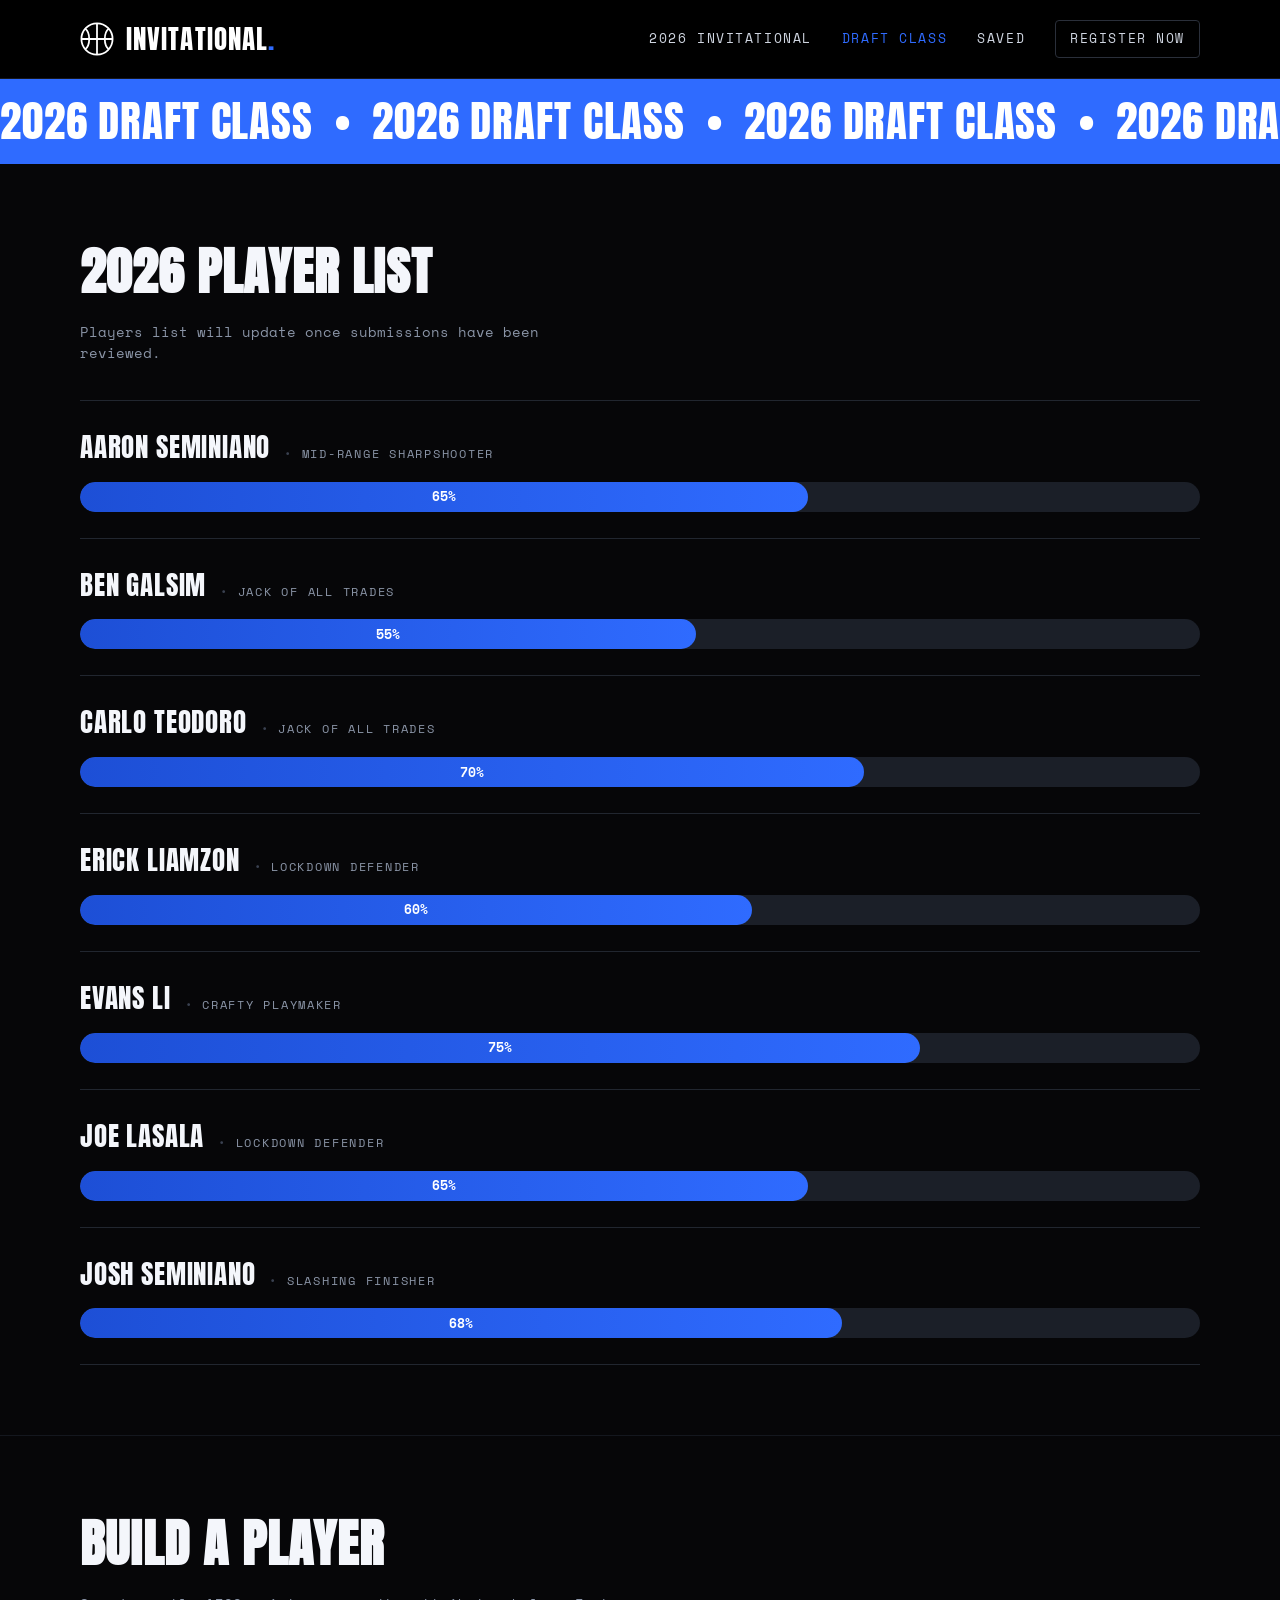
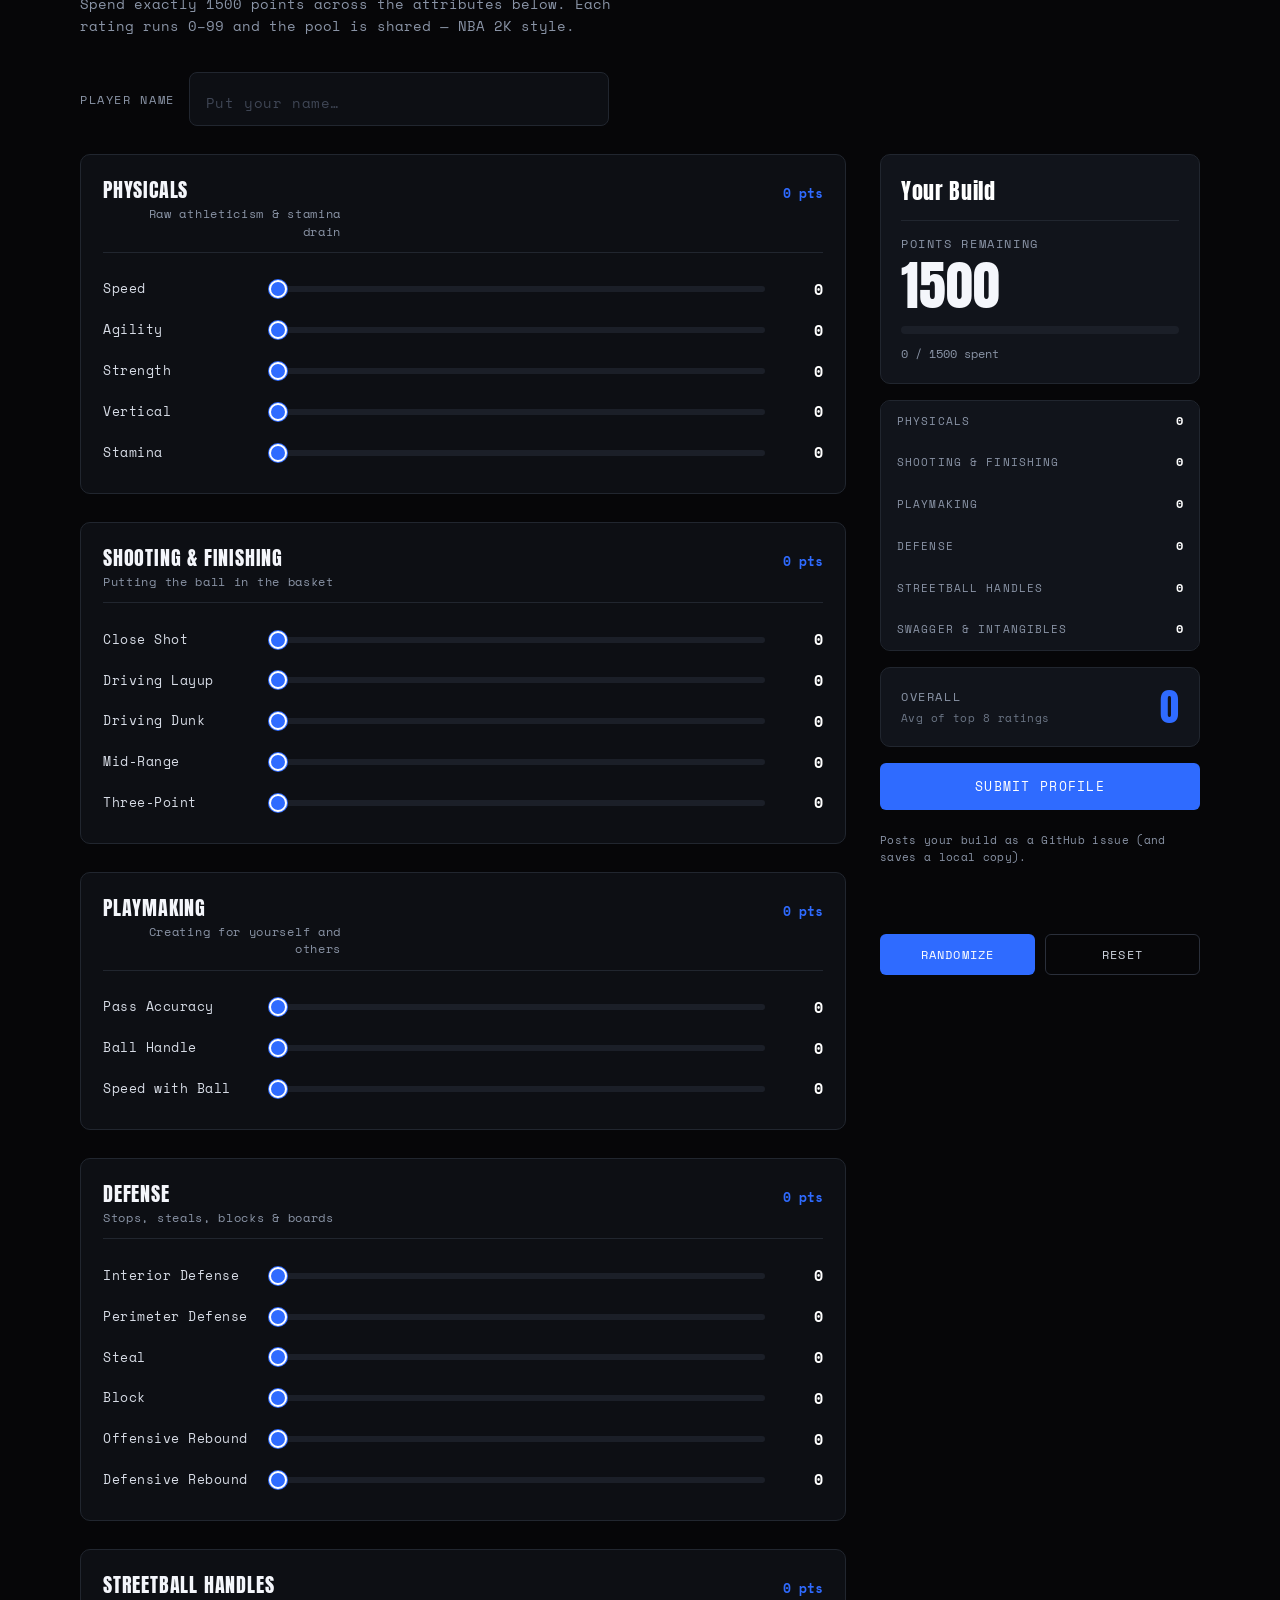
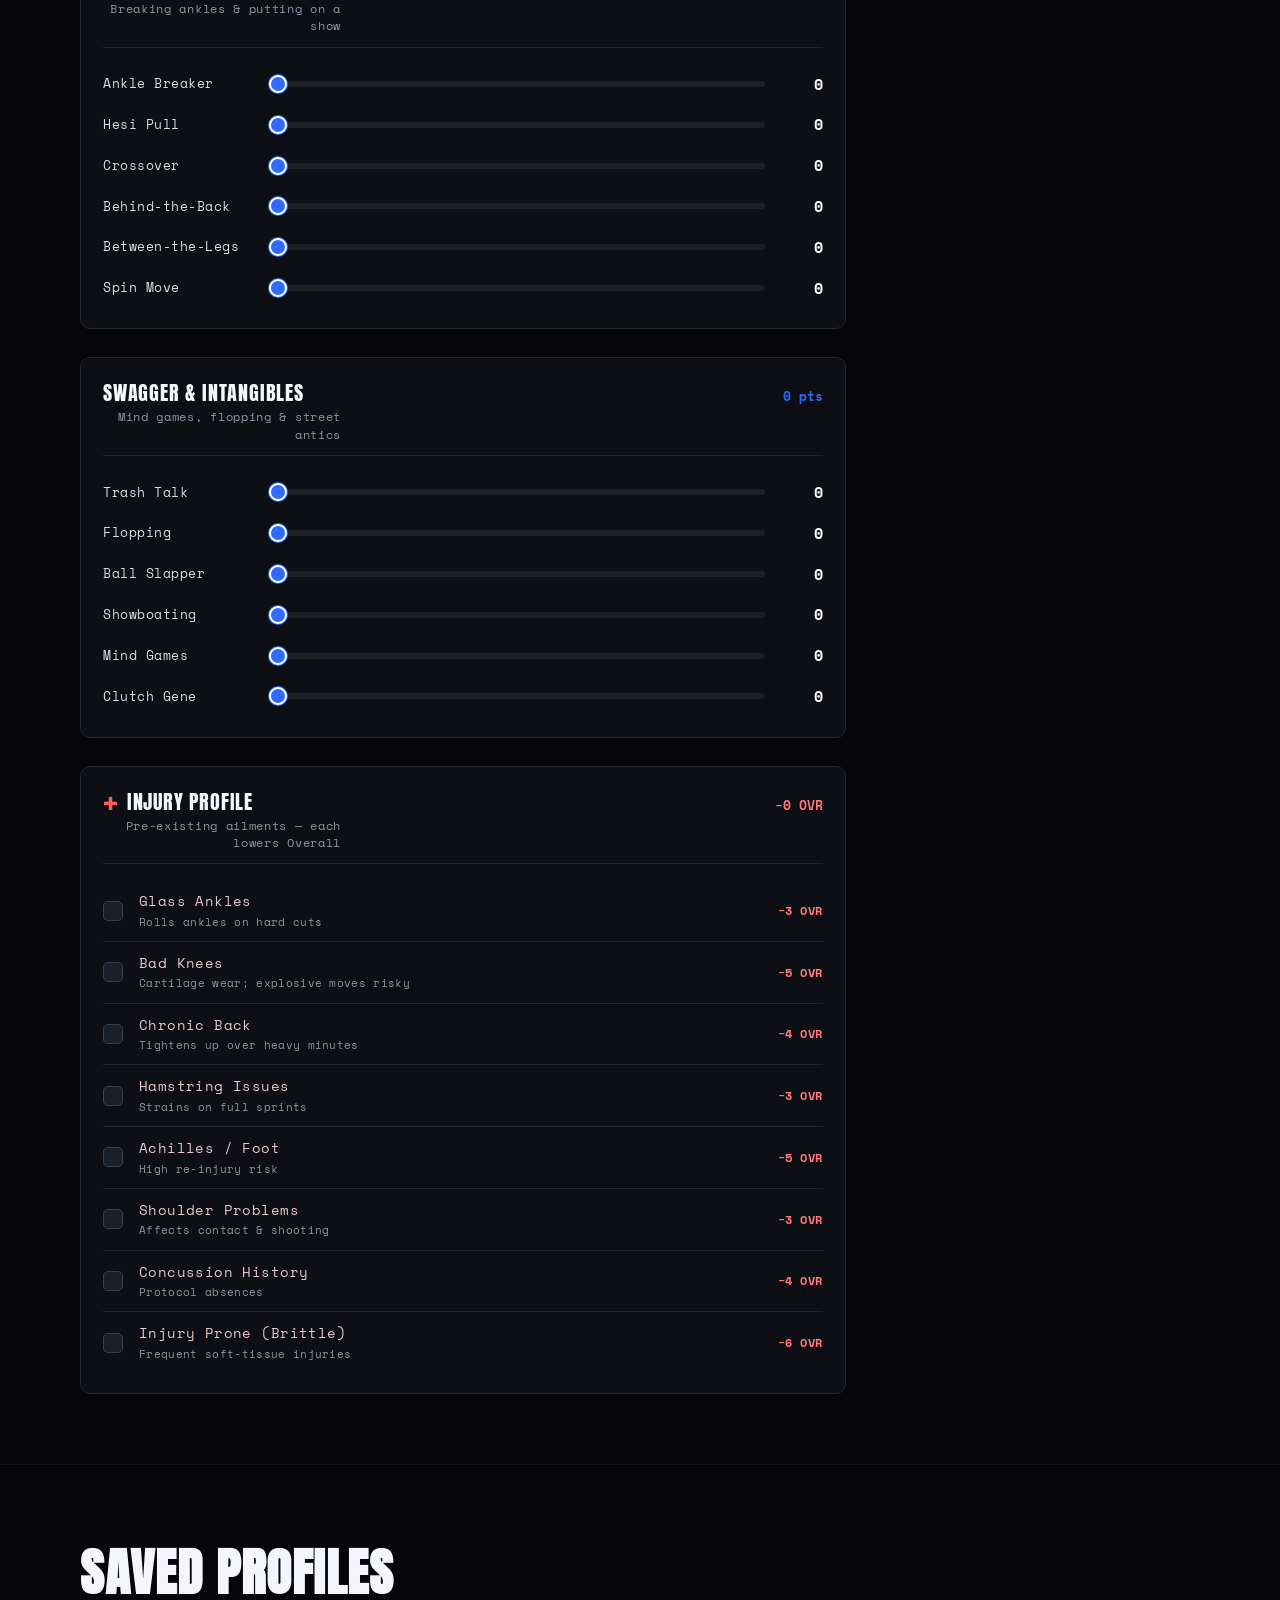
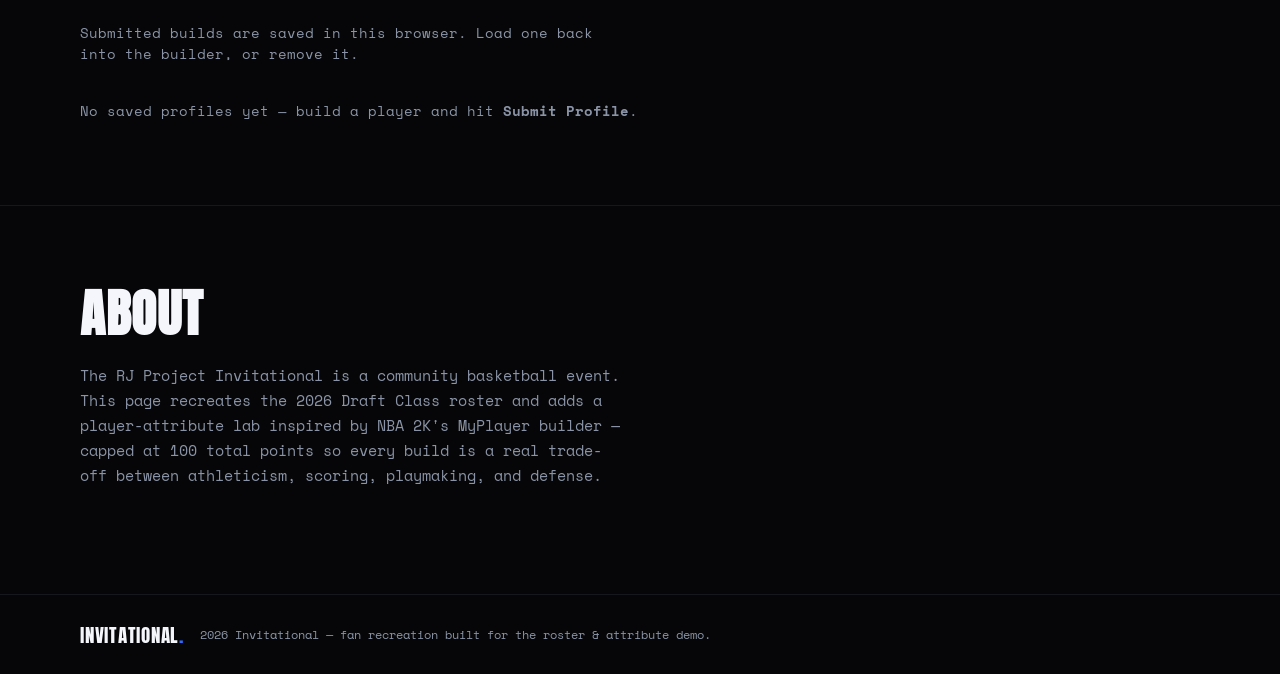
<file: index.html>
<!DOCTYPE html>
<html lang="en">
<head>
  <meta charset="UTF-8" />
  <meta http-equiv="refresh" content="0; url=roster.html" />
  <title>2026 Draft Class — The RJ Project Invitational</title>
  <link rel="canonical" href="roster.html" />
</head>
<body>
  <p>Redirecting to <a href="roster.html">the 2026 Draft Class roster</a>&hellip;</p>
</body>
</html>
</file>
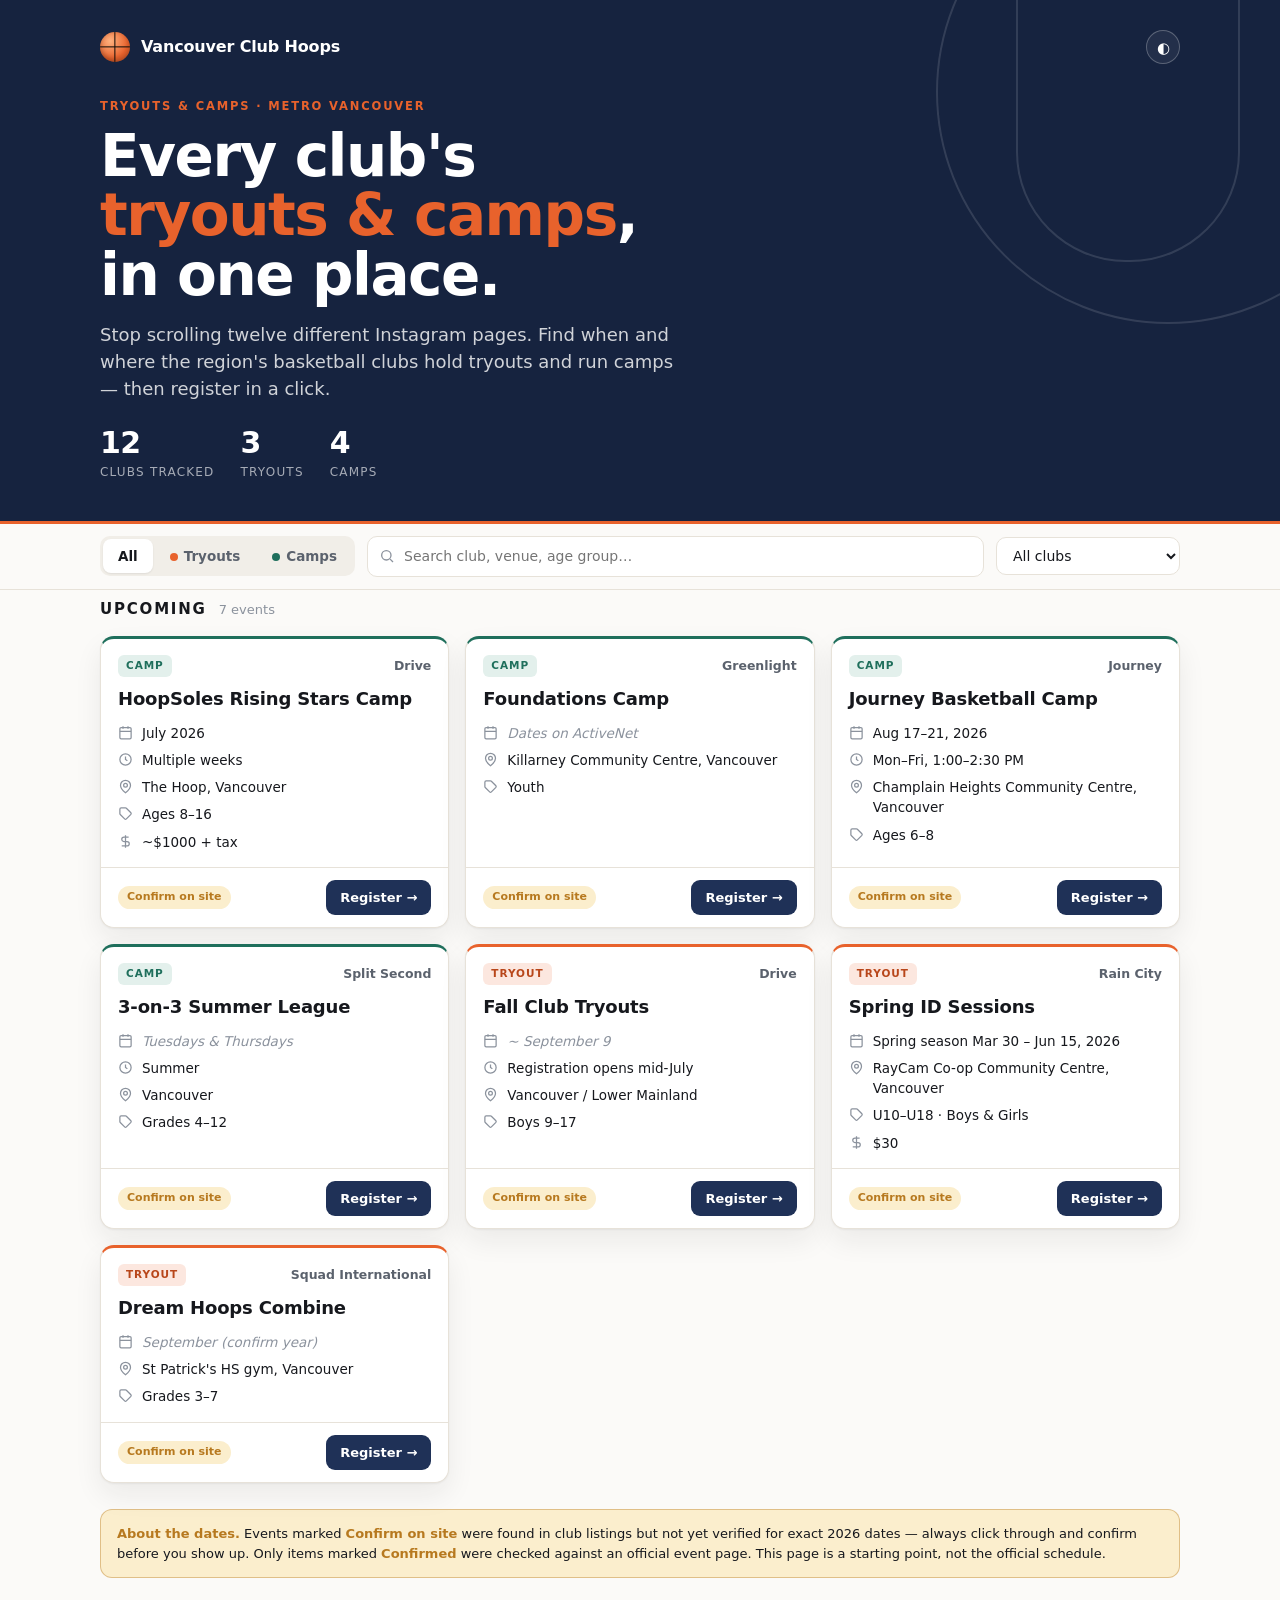
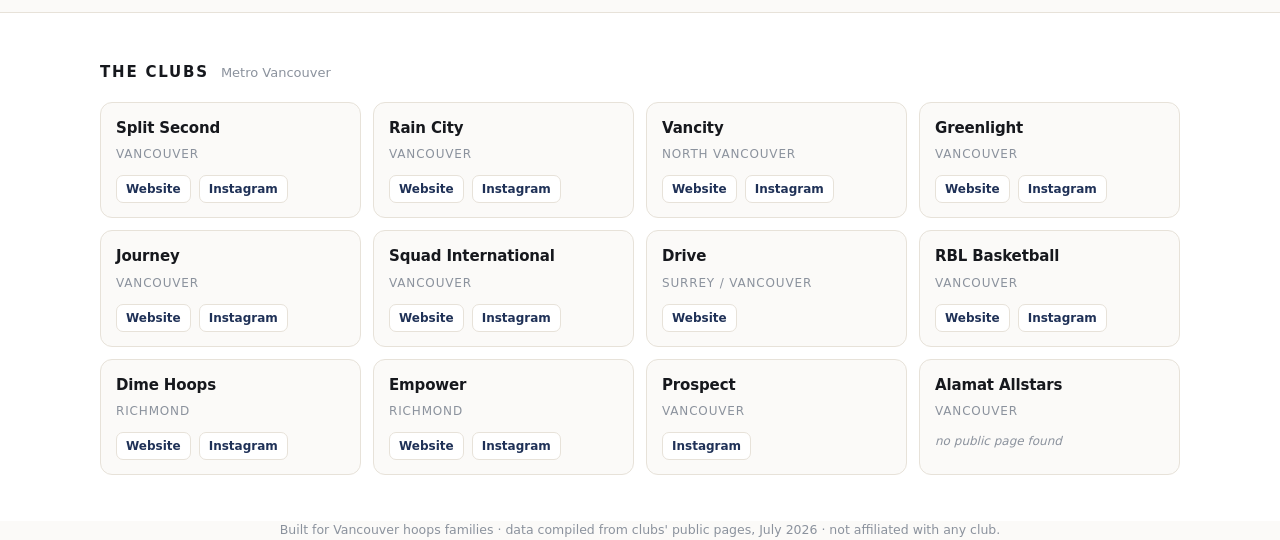
<file: website/index.html>
<!doctype html>
<html lang="en">
<head>
<meta charset="utf-8">
<meta name="viewport" content="width=device-width, initial-scale=1">
<title>Vancouver Club Hoops — Tryouts &amp; Camps Finder</title>
<meta name="description" content="Every Vancouver-area basketball club's tryouts and camps in one place. Filter by club, find dates, register.">
<style>
  :root {
    --paper: #fbfaf8;
    --card: #ffffff;
    --ink: #16181d;
    --muted: #5b626d;
    --faint: #8b929d;
    --line: #e7e2d9;
    --navy: #16233f;
    --navy-2: #1f3157;
    --orange: #e8622c;
    --orange-ink: #b8461a;
    --ever: #1f6f5c;
    --ever-soft: #e3f0ec;
    --amber: #b7791f;
    --amber-soft: #fbeecd;
    --green: #1f7a37;
    --green-soft: #e3f3e6;
    --chip: #f1eee8;
    --shadow: 0 1px 2px rgba(22,24,29,.05), 0 12px 28px rgba(22,24,29,.07);
    --court-line: rgba(255,255,255,.14);
  }
  @media (prefers-color-scheme: dark) {
    :root {
      --paper: #0f1216; --card: #171b21; --ink: #eceef2; --muted: #a3abb6; --faint: #757d89;
      --line: #262c34; --navy: #0b1220; --navy-2: #16233f; --orange: #ff7a44; --orange-ink: #ff8f5e;
      --ever: #45b499; --ever-soft: #12241f; --amber: #e0b154; --amber-soft: #2c2411;
      --green: #6fd08a; --green-soft: #13291b; --chip: #20262e;
      --shadow: 0 1px 2px rgba(0,0,0,.3), 0 14px 34px rgba(0,0,0,.4);
      --court-line: rgba(255,255,255,.10);
    }
  }
  :root[data-theme="light"] {
    --paper:#fbfaf8;--card:#fff;--ink:#16181d;--muted:#5b626d;--faint:#8b929d;--line:#e7e2d9;
    --navy:#16233f;--navy-2:#1f3157;--orange:#e8622c;--orange-ink:#b8461a;--ever:#1f6f5c;--ever-soft:#e3f0ec;
    --amber:#b7791f;--amber-soft:#fbeecd;--green:#1f7a37;--green-soft:#e3f3e6;--chip:#f1eee8;
    --shadow:0 1px 2px rgba(22,24,29,.05),0 12px 28px rgba(22,24,29,.07);--court-line:rgba(255,255,255,.14);
  }
  :root[data-theme="dark"] {
    --paper:#0f1216;--card:#171b21;--ink:#eceef2;--muted:#a3abb6;--faint:#757d89;--line:#262c34;
    --navy:#0b1220;--navy-2:#16233f;--orange:#ff7a44;--orange-ink:#ff8f5e;--ever:#45b499;--ever-soft:#12241f;
    --amber:#e0b154;--amber-soft:#2c2411;--green:#6fd08a;--green-soft:#13291b;--chip:#20262e;
    --shadow:0 1px 2px rgba(0,0,0,.3),0 14px 34px rgba(0,0,0,.4);--court-line:rgba(255,255,255,.10);
  }

  * { box-sizing: border-box; }
  html { scroll-behavior: smooth; }
  @media (prefers-reduced-motion: reduce) { html { scroll-behavior: auto; } * { transition: none !important; } }
  body {
    margin: 0; background: var(--paper); color: var(--ink);
    font-family: system-ui, -apple-system, "Segoe UI", Roboto, Helvetica, Arial, sans-serif;
    line-height: 1.5; -webkit-font-smoothing: antialiased;
  }
  a { color: inherit; }
  .wrap { max-width: 1120px; margin: 0 auto; padding: 0 20px; }

  /* ---------- Hero ---------- */
  .hero {
    background: var(--navy); color: #fff; position: relative; overflow: hidden;
    border-bottom: 3px solid var(--orange);
  }
  .hero .court {
    position: absolute; inset: 0; pointer-events: none; opacity: .9;
  }
  .hero .court::before {
    content: ""; position: absolute; right: -120px; top: -140px;
    width: 460px; height: 460px; border-radius: 50%;
    border: 2px solid var(--court-line);
  }
  .hero .court::after {
    content: ""; position: absolute; right: 40px; top: -40px;
    width: 220px; height: 300px; border: 2px solid var(--court-line); border-top: 0;
    border-radius: 0 0 110px 110px;
  }
  .hero-inner { position: relative; padding: 30px 20px 40px; }
  .topbar { display: flex; align-items: center; gap: 12px; }
  .brand { display: flex; align-items: center; gap: 11px; font-weight: 800; letter-spacing: -.01em; }
  .ball {
    width: 30px; height: 30px; border-radius: 50%; flex: none;
    background: radial-gradient(circle at 34% 30%, #ffb27f, var(--orange) 62%);
    position: relative; box-shadow: inset 0 -2px 5px rgba(0,0,0,.3);
  }
  .ball::before { content:""; position:absolute; inset:0; border-radius:50%;
    background:
      linear-gradient(rgba(20,14,8,.65),rgba(20,14,8,.65)) center/100% 1.6px no-repeat,
      linear-gradient(rgba(20,14,8,.65),rgba(20,14,8,.65)) center/1.6px 100% no-repeat; }
  .theme-btn {
    margin-left: auto; appearance: none; border: 1px solid rgba(255,255,255,.25);
    background: rgba(255,255,255,.06); color: #fff; border-radius: 999px;
    width: 34px; height: 34px; cursor: pointer; font-size: 15px; line-height: 1;
  }
  .theme-btn:hover { background: rgba(255,255,255,.14); }
  .eyebrow {
    text-transform: uppercase; letter-spacing: .16em; font-size: 11.5px; font-weight: 700;
    color: var(--orange); margin: 34px 0 12px;
  }
  h1 {
    font-size: clamp(30px, 6vw, 58px); line-height: 1.02; margin: 0; letter-spacing: -.025em;
    font-weight: 850; text-wrap: balance; max-width: 15ch;
  }
  h1 .u { color: var(--orange); }
  .lede { margin: 16px 0 0; max-width: 52ch; color: rgba(255,255,255,.8); font-size: clamp(15px,2.2vw,18px); }
  .stats { display: flex; gap: 26px; flex-wrap: wrap; margin-top: 26px; }
  .stat .n { font-size: 30px; font-weight: 850; letter-spacing: -.02em; font-variant-numeric: tabular-nums; line-height: 1; }
  .stat .l { font-size: 12px; text-transform: uppercase; letter-spacing: .1em; color: rgba(255,255,255,.62); margin-top: 5px; }

  /* ---------- Controls ---------- */
  .controls {
    position: sticky; top: 0; z-index: 20; background: var(--paper);
    border-bottom: 1px solid var(--line); padding: 12px 0;
  }
  .controls-row { display: flex; gap: 12px; align-items: center; flex-wrap: wrap; }
  .segs { display: inline-flex; background: var(--chip); border-radius: 10px; padding: 3px; gap: 2px; }
  .seg {
    appearance: none; border: 0; background: transparent; font: inherit; font-weight: 650; font-size: 13.5px;
    color: var(--muted); padding: 7px 15px; border-radius: 8px; cursor: pointer; white-space: nowrap;
  }
  .seg[aria-pressed="true"] { background: var(--card); color: var(--ink); box-shadow: 0 1px 2px rgba(0,0,0,.08); }
  .seg .dot { display:inline-block; width:8px; height:8px; border-radius:50%; margin-right:6px; vertical-align:middle; }
  .seg[data-type="tryout"] .dot { background: var(--orange); }
  .seg[data-type="camp"] .dot { background: var(--ever); }
  .search { flex: 1; min-width: 180px; position: relative; }
  .search input {
    width: 100%; font: inherit; font-size: 14px; padding: 9px 14px 9px 36px; border-radius: 10px;
    border: 1px solid var(--line); background: var(--card); color: var(--ink);
  }
  .search input:focus-visible { outline: 2px solid var(--orange); outline-offset: 1px; border-color: transparent; }
  .search svg { position: absolute; left: 12px; top: 50%; transform: translateY(-50%); color: var(--faint); }
  select.club {
    font: inherit; font-size: 14px; padding: 9px 12px; border-radius: 10px;
    border: 1px solid var(--line); background: var(--card); color: var(--ink); max-width: 210px;
  }

  /* ---------- Events ---------- */
  main { padding: 30px 0 10px; }
  .sec-head { display: flex; align-items: baseline; gap: 12px; margin: 8px 0 16px; }
  .sec-head h2 { font-size: 15px; text-transform: uppercase; letter-spacing: .12em; margin: 0; }
  .sec-head .c { color: var(--faint); font-size: 13px; font-variant-numeric: tabular-nums; }
  .grid { display: grid; grid-template-columns: repeat(auto-fill, minmax(320px, 1fr)); gap: 16px; }

  .card {
    background: var(--card); border: 1px solid var(--line); border-radius: 14px; overflow: hidden;
    box-shadow: var(--shadow); display: flex; flex-direction: column;
    border-top: 3px solid var(--kind, var(--orange)); transition: transform .12s ease, box-shadow .12s ease;
  }
  .card:hover { transform: translateY(-2px); box-shadow: 0 2px 4px rgba(0,0,0,.06), 0 18px 40px rgba(0,0,0,.12); }
  .card.tryout { --kind: var(--orange); }
  .card.camp { --kind: var(--ever); }
  .card-body { padding: 16px 17px 15px; display: flex; flex-direction: column; gap: 11px; flex: 1; }
  .kind-row { display: flex; align-items: center; gap: 8px; }
  .kind {
    font-size: 10.5px; font-weight: 800; text-transform: uppercase; letter-spacing: .09em;
    padding: 3px 8px; border-radius: 6px;
  }
  .kind.tryout { color: var(--orange-ink); background: color-mix(in srgb, var(--orange) 15%, transparent); }
  .kind.camp { color: var(--ever); background: var(--ever-soft); }
  .club { margin-left: auto; font-size: 12.5px; color: var(--muted); font-weight: 600; }
  .title { font-size: 18px; font-weight: 750; letter-spacing: -.01em; margin: 0; line-height: 1.2; }
  .rows { display: grid; gap: 7px; margin-top: 2px; }
  .r { display: flex; gap: 9px; font-size: 13.5px; align-items: flex-start; }
  .r svg { flex: none; margin-top: 2px; color: var(--faint); }
  .r .v { color: var(--ink); }
  .r .v.tbd { color: var(--faint); font-style: italic; }
  .foot { display: flex; align-items: center; gap: 10px; padding: 12px 17px; border-top: 1px solid var(--line); }
  .status { font-size: 11px; font-weight: 700; padding: 3px 9px; border-radius: 999px; white-space: nowrap; }
  .status.confirmed { color: var(--green); background: var(--green-soft); }
  .status.review { color: var(--amber); background: var(--amber-soft); }
  .reg {
    margin-left: auto; text-decoration: none; font-weight: 700; font-size: 13px;
    color: #fff; background: var(--navy-2); padding: 8px 14px; border-radius: 9px; white-space: nowrap;
  }
  .reg:hover { background: var(--orange); }
  .reg[aria-disabled="true"] { background: var(--chip); color: var(--faint); pointer-events: none; }
  .empty { text-align: center; color: var(--faint); padding: 50px 0; font-size: 15px; display: none; }

  /* ---------- Clubs directory ---------- */
  .clubs-sec { background: var(--card); border-top: 1px solid var(--line); margin-top: 34px; padding: 40px 0 46px; }
  .clubs-grid { display: grid; grid-template-columns: repeat(auto-fill, minmax(250px, 1fr)); gap: 12px; margin-top: 18px; }
  .club-card {
    border: 1px solid var(--line); border-radius: 12px; padding: 14px 15px; background: var(--paper);
    display: flex; flex-direction: column; gap: 6px;
  }
  .club-card .cn { font-weight: 750; font-size: 15px; letter-spacing: -.01em; }
  .club-card .cc { font-size: 12px; color: var(--faint); text-transform: uppercase; letter-spacing: .07em; }
  .club-links { display: flex; gap: 8px; flex-wrap: wrap; margin-top: 6px; }
  .club-links a {
    font-size: 12px; font-weight: 600; text-decoration: none; color: var(--navy-2);
    border: 1px solid var(--line); border-radius: 7px; padding: 4px 9px; background: var(--card);
  }
  .club-links a:hover { border-color: var(--orange); color: var(--orange); }
  .club-links .none { font-size: 12px; color: var(--faint); font-style: italic; }

  /* ---------- Footer ---------- */
  .note {
    background: var(--amber-soft); border: 1px solid color-mix(in srgb, var(--amber) 40%, transparent);
    border-radius: 12px; padding: 14px 16px; margin: 26px 0 0; font-size: 13px; color: var(--ink);
  }
  .note b { color: var(--amber); }
  footer { padding: 30px 0 46px; color: var(--faint); font-size: 12.5px; text-align: center; }

  @media (max-width: 560px) {
    .stats { gap: 18px; }
    .reg { padding: 8px 11px; }
  }
</style>
</head>
<body>

<header class="hero">
  <div class="court" aria-hidden="true"></div>
  <div class="wrap hero-inner">
    <div class="topbar">
      <span class="brand"><span class="ball" aria-hidden="true"></span> Vancouver Club Hoops</span>
      <button class="theme-btn" id="themeBtn" aria-label="Toggle light/dark theme" title="Toggle theme">◐</button>
    </div>
    <p class="eyebrow">Tryouts &amp; camps · Metro Vancouver</p>
    <h1>Every club's <span class="u">tryouts &amp; camps</span>, in one place.</h1>
    <p class="lede">Stop scrolling twelve different Instagram pages. Find when and where the region's basketball clubs hold tryouts and run camps — then register in a click.</p>
    <div class="stats">
      <div class="stat"><div class="n" id="statClubs">12</div><div class="l">Clubs tracked</div></div>
      <div class="stat"><div class="n" id="statTry">0</div><div class="l">Tryouts</div></div>
      <div class="stat"><div class="n" id="statCamp">0</div><div class="l">Camps</div></div>
    </div>
  </div>
</header>

<div class="controls">
  <div class="wrap controls-row">
    <div class="segs" role="group" aria-label="Filter by type">
      <button class="seg" data-type="all" aria-pressed="true">All</button>
      <button class="seg" data-type="tryout" aria-pressed="false"><span class="dot"></span>Tryouts</button>
      <button class="seg" data-type="camp" aria-pressed="false"><span class="dot"></span>Camps</button>
    </div>
    <label class="search">
      <svg width="16" height="16" viewBox="0 0 24 24" fill="none" stroke="currentColor" stroke-width="2"><circle cx="11" cy="11" r="7"/><path d="m21 21-4.3-4.3"/></svg>
      <input id="q" type="search" placeholder="Search club, venue, age group…" aria-label="Search events">
    </label>
    <select class="club" id="clubFilter" aria-label="Filter by club"><option value="">All clubs</option></select>
  </div>
</div>

<main class="wrap">
  <div class="sec-head"><h2>Upcoming</h2><span class="c" id="resultCount"></span></div>
  <div class="grid" id="grid"></div>
  <div class="empty" id="empty">No events match those filters. Try clearing the search.</div>

  <div class="note">
    <b>About the dates.</b> Events marked <b>Confirm on site</b> were found in club listings but not yet verified for exact 2026 dates — always click through and confirm before you show up. Only items marked <b>Confirmed</b> were checked against an official event page. This page is a starting point, not the official schedule.
  </div>
</main>

<section class="clubs-sec">
  <div class="wrap">
    <div class="sec-head"><h2>The clubs</h2><span class="c">Metro Vancouver</span></div>
    <div class="clubs-grid" id="clubsGrid"></div>
  </div>
</section>

<footer class="wrap">
  Built for Vancouver hoops families · data compiled from clubs' public pages, July 2026 · not affiliated with any club.
</footer>

<script>
  // ---- Data (compiled from clubs' public pages) --------------------------
  const CLUBS = [
    { name:"Split Second", city:"Vancouver", site:"https://www.splitsecondbasketball.com/", ig:"https://www.instagram.com/splitsecondbasketball/" },
    { name:"Rain City", city:"Vancouver", site:"https://www.raincitybasketball.ca/", ig:"https://www.instagram.com/raincitybasketball/" },
    { name:"Vancity", city:"North Vancouver", site:"https://vancitybasketball.com/", ig:"https://www.instagram.com/vancitybasketballacademy/" },
    { name:"Greenlight", city:"Vancouver", site:"https://www.greenlightbasketball.ca/", ig:"https://www.instagram.com/greenlightbball/" },
    { name:"Journey", city:"Vancouver", site:"https://www.journeybasketball.ca/", ig:"https://www.instagram.com/journey_basketball/" },
    { name:"Squad International", city:"Vancouver", site:"https://www.squadbasketball.net/", ig:"https://www.instagram.com/international_squad/" },
    { name:"Drive", city:"Surrey / Vancouver", site:"https://drivebasketball.com/", ig:"" },
    { name:"RBL Basketball", city:"Vancouver", site:"https://rblbasketball.com/", ig:"https://www.instagram.com/rblbasketball/" },
    { name:"Dime Hoops", city:"Richmond", site:"https://dimehoops.ca/", ig:"https://www.instagram.com/dimehoopsbc/" },
    { name:"Empower", city:"Richmond", site:"https://www.empowerbasketball.ca/", ig:"https://www.instagram.com/empowerbclub/" },
    { name:"Prospect", city:"Vancouver", site:"", ig:"https://www.instagram.com/prospectsbasketballbc/" },
    { name:"Alamat Allstars", city:"Vancouver", site:"", ig:"" },
  ];

  const EVENTS = [
    { kind:"camp", club:"Journey", title:"Journey Basketball Camp", ages:"Ages 6–8", date:"Aug 17–21, 2026", when:"Mon–Fri, 1:00–2:30 PM", venue:"Champlain Heights Community Centre, Vancouver", cost:"", confirmed:false, link:"https://champlainheightscc.ca/event/journey-basketball-camp-6-8yrs-3/" },
    { kind:"tryout", club:"Rain City", title:"Spring ID Sessions", ages:"U10–U18 · Boys & Girls", date:"Spring season Mar 30 – Jun 15, 2026", when:"", venue:"RayCam Co-op Community Centre, Vancouver", cost:"$30", confirmed:false, link:"https://www.raincitybasketball.ca/register" },
    { kind:"tryout", club:"Drive", title:"Fall Club Tryouts", ages:"Boys 9–17", date:"~ September 9", when:"Registration opens mid-July", venue:"Vancouver / Lower Mainland", cost:"", confirmed:false, link:"https://drivebasketball.com/drive-team-tryouts/" },
    { kind:"tryout", club:"Squad International", title:"Dream Hoops Combine", ages:"Grades 3–7", date:"September (confirm year)", when:"", venue:"St Patrick's HS gym, Vancouver", cost:"", confirmed:false, link:"https://squadbasketball.hoopstir.com/" },
    { kind:"camp", club:"Drive", title:"HoopSoles Rising Stars Camp", ages:"Ages 8–16", date:"July 2026", when:"Multiple weeks", venue:"The Hoop, Vancouver", cost:"~$1000 + tax", confirmed:false, link:"https://drivebasketball.com/camps/" },
    { kind:"camp", club:"Greenlight", title:"Foundations Camp", ages:"Youth", date:"Dates on ActiveNet", when:"", venue:"Killarney Community Centre, Vancouver", cost:"", confirmed:false, link:"https://ca.apm.activecommunities.com/vancouver/Activity_Search/greenlight-basketball---foundations-camp/521010" },
    { kind:"camp", club:"Split Second", title:"3-on-3 Summer League", ages:"Grades 4–12", date:"Tuesdays & Thursdays", when:"Summer", venue:"Vancouver", cost:"", confirmed:false, link:"https://splitsecondbasketball.leagueapps.com/" },
  ];

  // ---- Icons -------------------------------------------------------------
  const IC = {
    cal:'<svg width="15" height="15" viewBox="0 0 24 24" fill="none" stroke="currentColor" stroke-width="2"><rect x="3" y="4" width="18" height="18" rx="2"/><path d="M16 2v4M8 2v4M3 10h18"/></svg>',
    pin:'<svg width="15" height="15" viewBox="0 0 24 24" fill="none" stroke="currentColor" stroke-width="2"><path d="M20 10c0 6-8 12-8 12s-8-6-8-12a8 8 0 0 1 16 0Z"/><circle cx="12" cy="10" r="3"/></svg>',
    tag:'<svg width="15" height="15" viewBox="0 0 24 24" fill="none" stroke="currentColor" stroke-width="2"><path d="M7 7h.01M20.6 13.4 13.4 20.6a2 2 0 0 1-2.8 0l-7-7A2 2 0 0 1 3 12V5a2 2 0 0 1 2-2h7a2 2 0 0 1 1.4.6l7.2 7.2a2 2 0 0 1 0 2.6Z"/></svg>',
    clock:'<svg width="15" height="15" viewBox="0 0 24 24" fill="none" stroke="currentColor" stroke-width="2"><circle cx="12" cy="12" r="9"/><path d="M12 7v5l3 2"/></svg>',
    money:'<svg width="15" height="15" viewBox="0 0 24 24" fill="none" stroke="currentColor" stroke-width="2"><path d="M12 2v20M17 5H9.5a3.5 3.5 0 0 0 0 7h5a3.5 3.5 0 0 1 0 7H6"/></svg>',
  };
  const esc = s => (s||"").replace(/[&<>"]/g, c => ({'&':'&amp;','<':'&lt;','>':'&gt;','"':'&quot;'}[c]));

  // ---- Render ------------------------------------------------------------
  const grid = document.getElementById('grid');
  const state = { type:"all", q:"", club:"" };

  function row(icon, val, tbd) {
    if (!val) return "";
    return `<div class="r">${icon}<span class="v${tbd?' tbd':''}">${esc(val)}</span></div>`;
  }
  function card(e) {
    const disabled = !e.link;
    return `<article class="card ${e.kind}" data-type="${e.kind}" data-club="${esc(e.club)}" data-text="${esc((e.club+' '+e.title+' '+e.venue+' '+e.ages).toLowerCase())}">
      <div class="card-body">
        <div class="kind-row">
          <span class="kind ${e.kind}">${e.kind==='camp'?'Camp':'Tryout'}</span>
          <span class="club">${esc(e.club)}</span>
        </div>
        <h3 class="title">${esc(e.title)}</h3>
        <div class="rows">
          ${row(IC.cal, e.date, /confirm|activenet|~|tuesdays|dates on/i.test(e.date))}
          ${row(IC.clock, e.when)}
          ${row(IC.pin, e.venue)}
          ${row(IC.tag, e.ages)}
          ${row(IC.money, e.cost)}
        </div>
      </div>
      <div class="foot">
        <span class="status ${e.confirmed?'confirmed':'review'}">${e.confirmed?'✓ Confirmed':'Confirm on site'}</span>
        <a class="reg" href="${esc(e.link)}" ${disabled?'aria-disabled="true"':'target="_blank" rel="noopener"'}>${disabled?'No link':'Register →'}</a>
      </div>
    </article>`;
  }

  function apply() {
    const cards = grid.querySelectorAll('.card');
    let shown = 0;
    cards.forEach(c => {
      const okType = state.type==="all" || c.dataset.type===state.type;
      const okClub = !state.club || c.dataset.club===state.club;
      const okQ = !state.q || c.dataset.text.includes(state.q);
      const vis = okType && okClub && okQ;
      c.style.display = vis ? "" : "none";
      if (vis) shown++;
    });
    document.getElementById('empty').style.display = shown ? "none" : "block";
    document.getElementById('resultCount').textContent = shown + (shown===1?" event":" events");
  }

  // Sort: confirmed first, then tryouts/camps grouped
  EVENTS.sort((a,b) => (b.confirmed-a.confirmed) || a.kind.localeCompare(b.kind) || a.club.localeCompare(b.club));
  grid.innerHTML = EVENTS.map(card).join("");

  // Stats
  document.getElementById('statTry').textContent = EVENTS.filter(e=>e.kind==='tryout').length;
  document.getElementById('statCamp').textContent = EVENTS.filter(e=>e.kind==='camp').length;
  document.getElementById('statClubs').textContent = CLUBS.length;

  // Club filter options
  const cf = document.getElementById('clubFilter');
  [...new Set(EVENTS.map(e=>e.club))].sort().forEach(name => {
    const o = document.createElement('option'); o.value=name; o.textContent=name; cf.appendChild(o);
  });

  // Clubs directory
  document.getElementById('clubsGrid').innerHTML = CLUBS.map(c => `
    <div class="club-card">
      <span class="cn">${esc(c.name)}</span>
      <span class="cc">${esc(c.city)}</span>
      <div class="club-links">
        ${c.site?`<a href="${esc(c.site)}" target="_blank" rel="noopener">Website</a>`:""}
        ${c.ig?`<a href="${esc(c.ig)}" target="_blank" rel="noopener">Instagram</a>`:""}
        ${(!c.site&&!c.ig)?`<span class="none">no public page found</span>`:""}
      </div>
    </div>`).join("");

  // ---- Events ------------------------------------------------------------
  document.querySelectorAll('.seg').forEach(s => s.addEventListener('click', () => {
    document.querySelectorAll('.seg').forEach(x => x.setAttribute('aria-pressed', x===s));
    state.type = s.dataset.type; apply();
  }));
  document.getElementById('q').addEventListener('input', e => { state.q = e.target.value.trim().toLowerCase(); apply(); });
  cf.addEventListener('change', e => { state.club = e.target.value; apply(); });

  // ---- Theme toggle ------------------------------------------------------
  const btn = document.getElementById('themeBtn');
  btn.addEventListener('click', () => {
    const cur = document.documentElement.getAttribute('data-theme');
    const next = cur === 'dark' ? 'light' : (cur === 'light' ? 'dark'
      : (matchMedia('(prefers-color-scheme: dark)').matches ? 'light' : 'dark'));
    document.documentElement.setAttribute('data-theme', next);
  });

  apply();
</script>
</body>
</html>
</file>
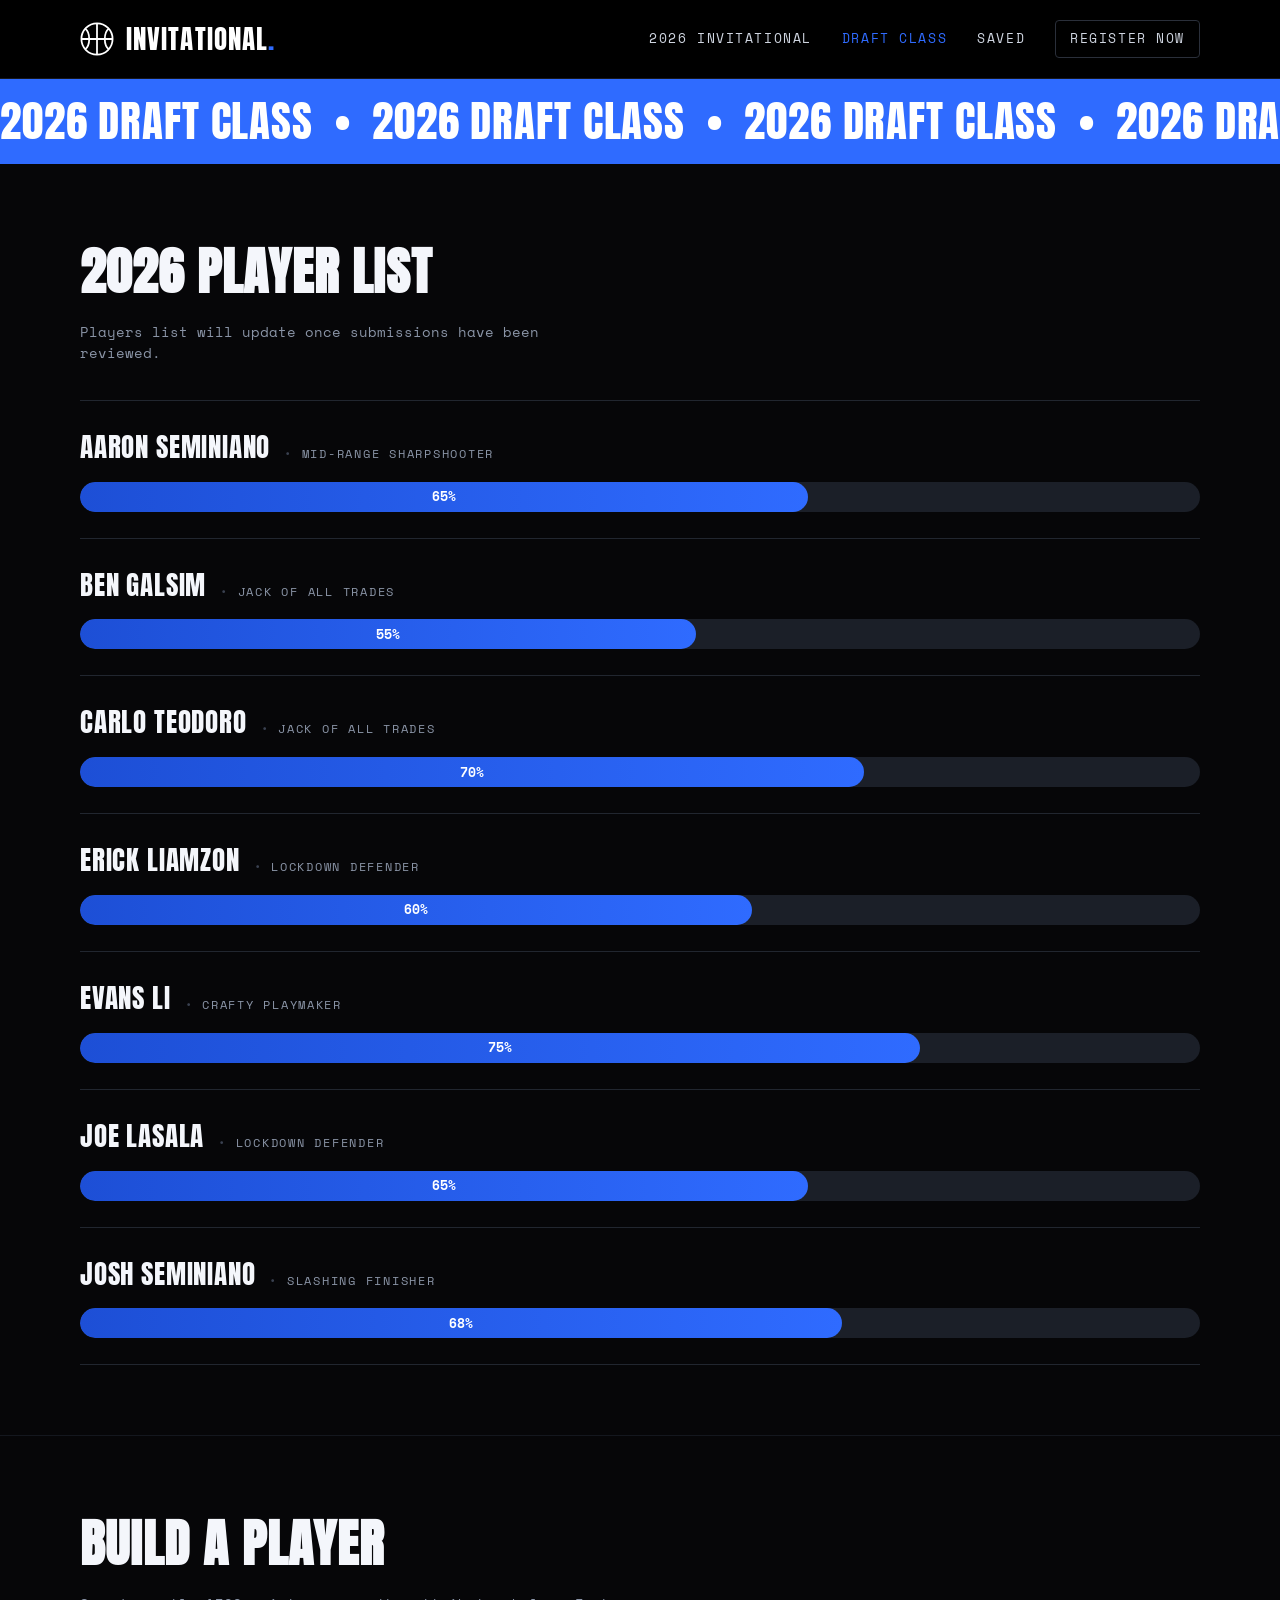
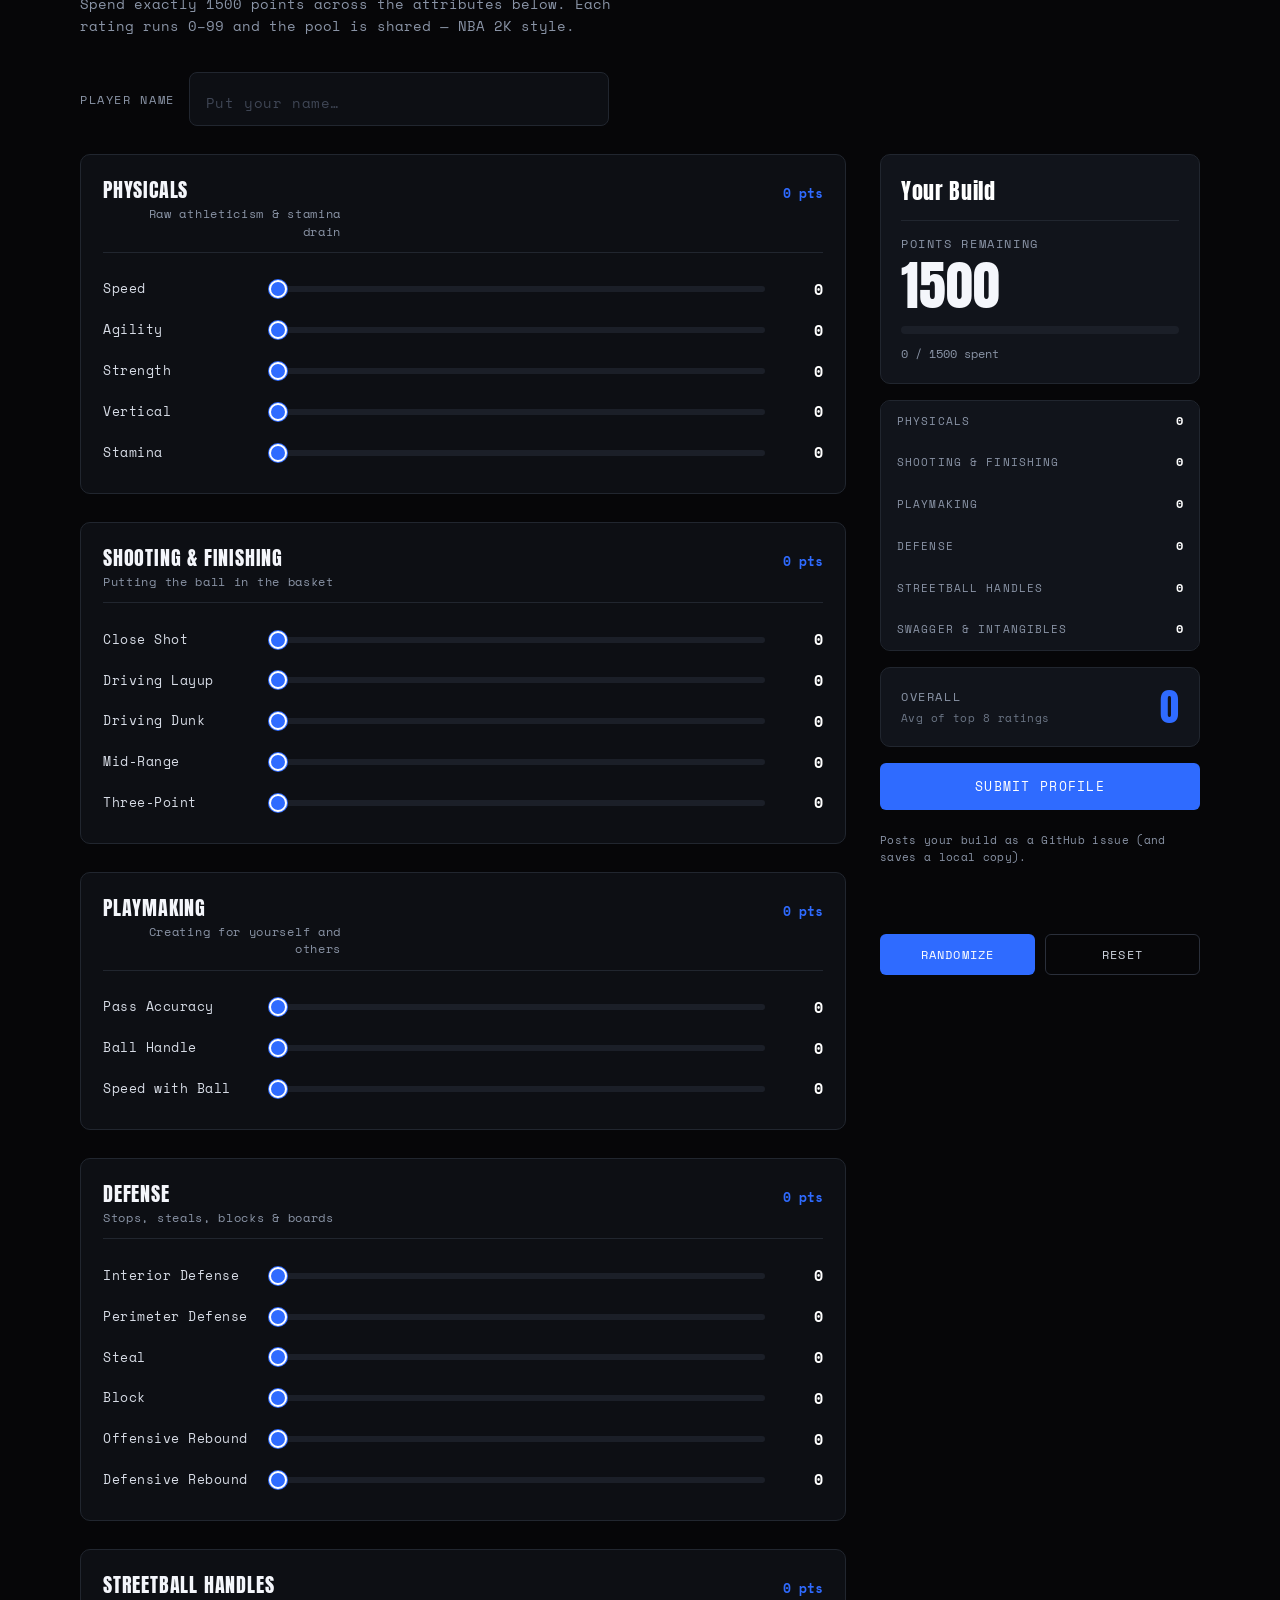
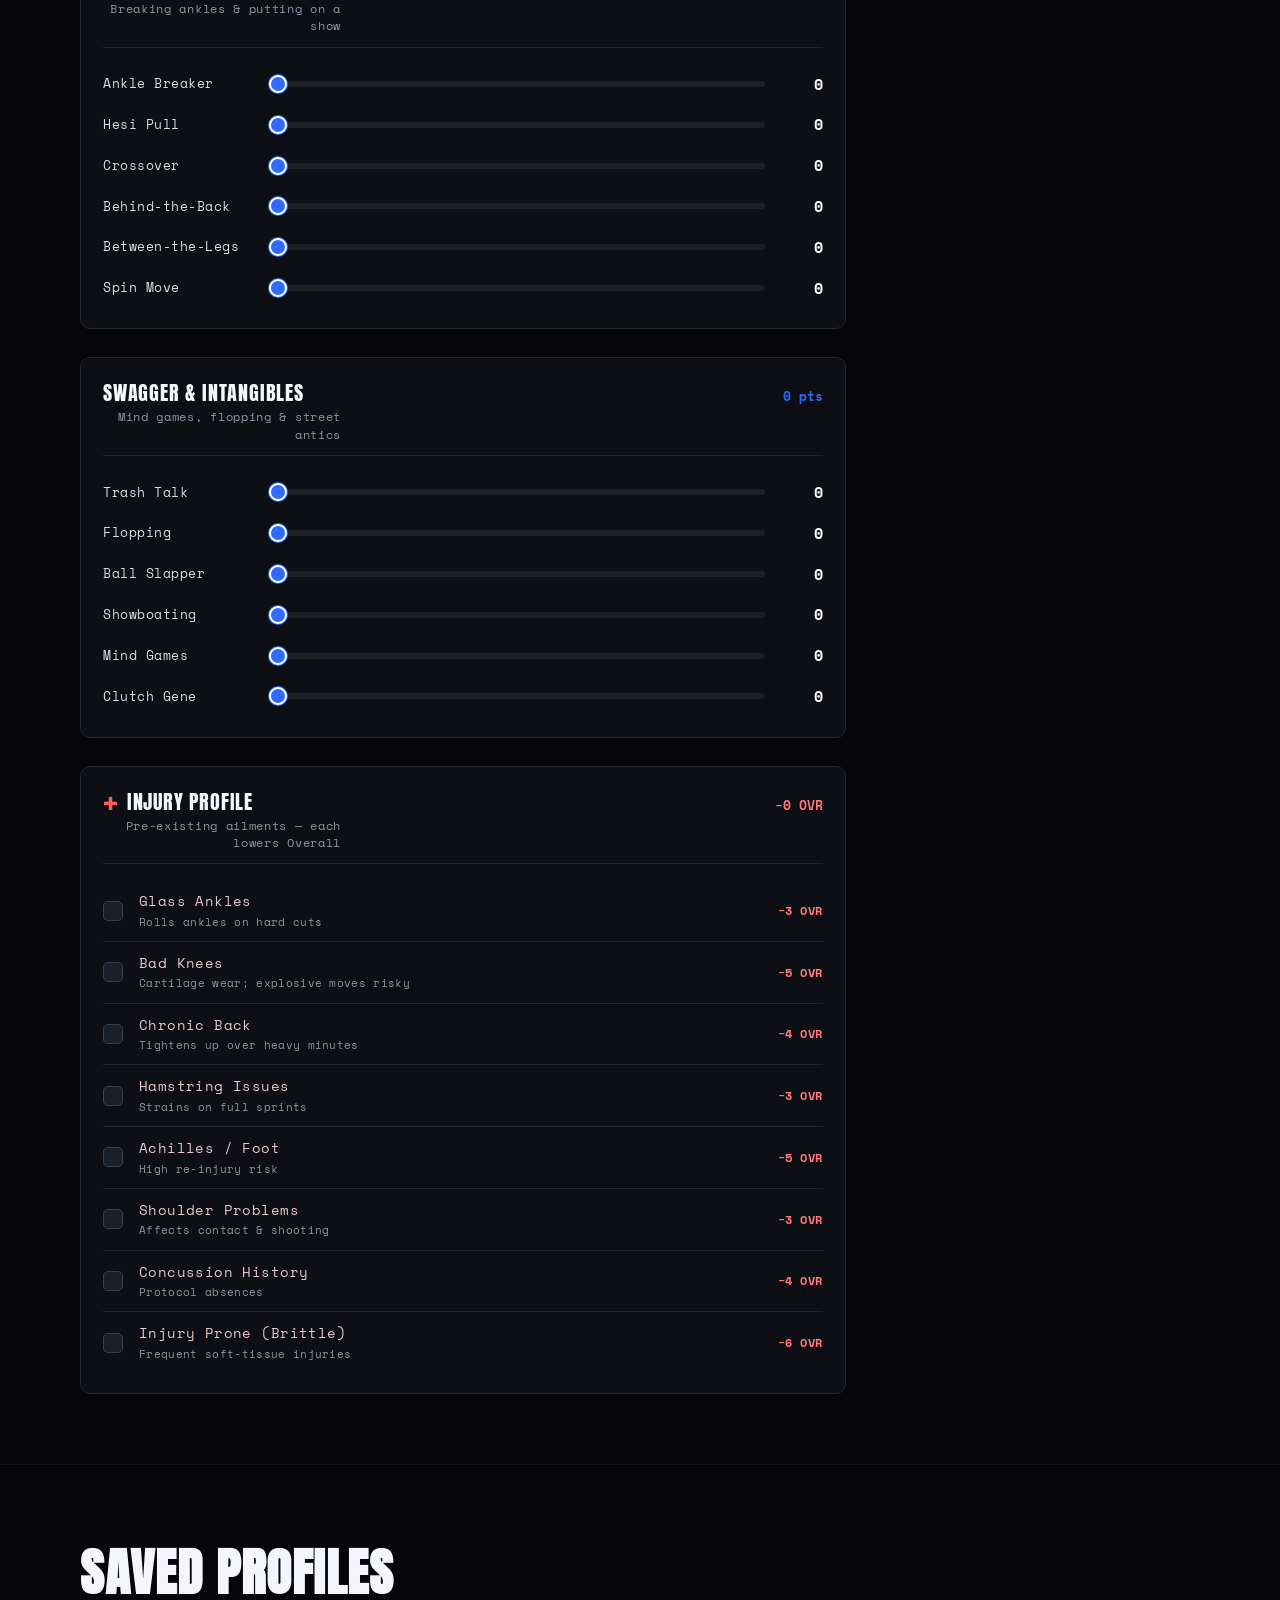
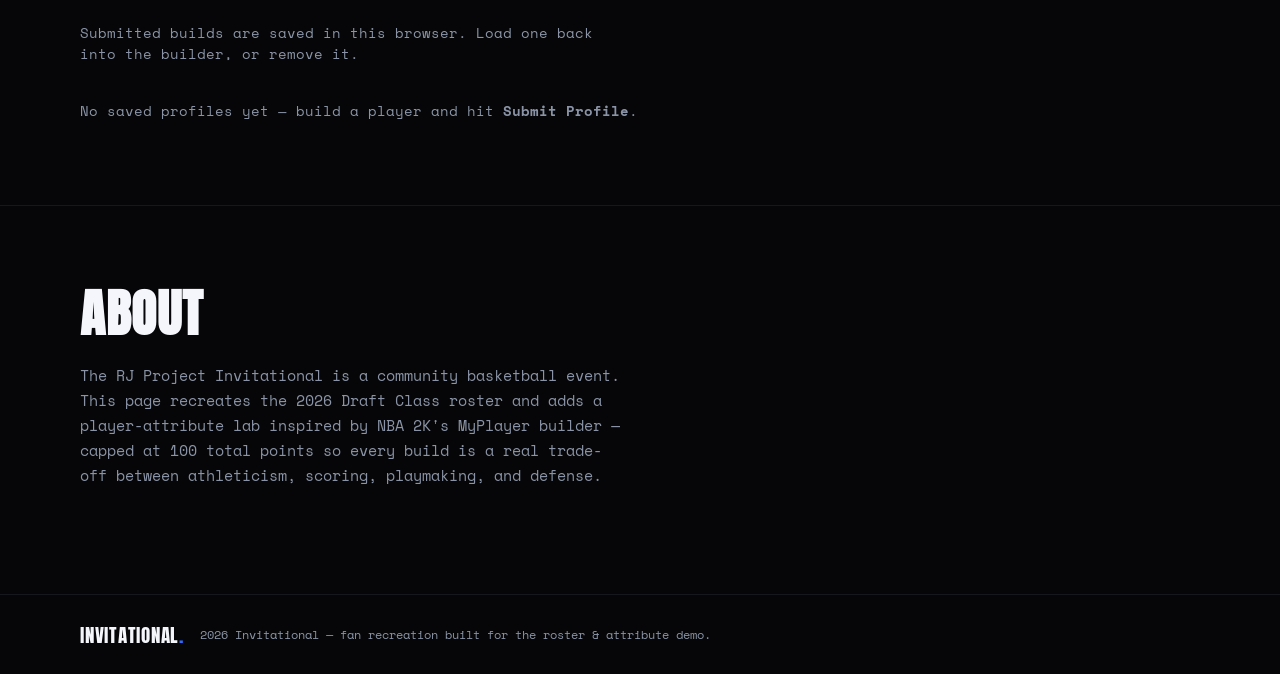
<file: preview.html>
<!DOCTYPE html>
<html lang="en">
<head>
  <meta charset="UTF-8" />
  <meta name="viewport" content="width=device-width, initial-scale=1.0" />
  <title>2026 Draft Class — The RJ Project Invitational</title>
  <link rel="preconnect" href="https://fonts.googleapis.com" />
  <link rel="preconnect" href="https://fonts.gstatic.com" crossorigin />
  <link href="https://fonts.googleapis.com/css2?family=Anton&family=Space+Mono:wght@400;700&display=swap" rel="stylesheet" />
  <style>
/* ===== The RJ Project Invitational — 2026 Draft Class ===== */
:root {
  --bg:        #060608;
  --bg-soft:   #0d0f14;
  --card:      #11141b;
  --card-2:    #161a23;
  --line:      #21262f;
  --track:     #1b1f28;
  --text:      #f4f6fb;
  --muted:     #8a94a6;
  --blue:      #2f6bff;
  --blue-dim:  #1d4fd6;
  --display:   "Anton", "Arial Narrow", "Oswald", sans-serif;
  --mono:      "Space Mono", ui-monospace, "SFMono-Regular", Menlo, monospace;
}

* { box-sizing: border-box; }

html { scroll-behavior: smooth; }

body {
  margin: 0;
  background: var(--bg);
  color: var(--text);
  font-family: var(--mono);
  -webkit-font-smoothing: antialiased;
  line-height: 1.5;
}

.wrap { width: min(1120px, 92%); margin: 0 auto; }

/* ---------- Header ---------- */
.site-header {
  position: sticky; top: 0; z-index: 50;
  background: #000;
  border-bottom: 1px solid #15171d;
}
.header-inner {
  width: min(1120px, 92%); margin: 0 auto;
  display: flex; align-items: center; justify-content: space-between;
  height: 78px;
}
.brand { display: flex; align-items: center; gap: 12px; text-decoration: none; color: #fff; }
.brand-logo { display: inline-flex; }
.brand-text {
  font-family: var(--display);
  font-size: 1.7rem; letter-spacing: .04em; line-height: 1;
}
.brand-text.small { font-size: 1.2rem; }
.dot { color: var(--blue); }

.site-nav { display: flex; align-items: center; gap: 30px; }
.site-nav a {
  font-family: var(--mono);
  font-size: .82rem; letter-spacing: .12em; text-transform: uppercase;
  color: #cfd5e0; text-decoration: none; transition: color .15s;
}
.site-nav a:hover { color: #fff; }
.site-nav a.active { color: var(--blue); }
.nav-cta {
  border: 1px solid #2a2f3a; padding: 8px 14px; border-radius: 4px;
}
.nav-cta:hover { border-color: var(--blue); color: var(--blue) !important; }

/* ---------- Marquee ---------- */
.marquee {
  background: var(--blue);
  overflow: hidden; white-space: nowrap;
  padding: 10px 0;
}
.marquee-track {
  display: inline-flex; will-change: transform;
  animation: scroll 26s linear infinite;
}
.marquee-track span {
  font-family: var(--display);
  font-size: 2.7rem; letter-spacing: .02em; color: #fff;
  padding-right: .25em;
}
@keyframes scroll { from { transform: translateX(0); } to { transform: translateX(-50%); } }
@media (prefers-reduced-motion: reduce) { .marquee-track { animation: none; } }

/* ---------- Sections ---------- */
.section { padding: 70px 0; }
.section-divider { border-top: 1px solid #14171e; }
.page-title {
  font-family: var(--display);
  font-size: clamp(2.2rem, 5vw, 3.2rem);
  letter-spacing: .02em; margin: 0 0 10px; text-transform: uppercase;
}
.page-sub { color: var(--muted); font-size: .9rem; margin: 0 0 36px; max-width: 60ch; }

/* ---------- Roster list ---------- */
.roster { display: flex; flex-direction: column; }
.player {
  padding: 26px 0; border-top: 1px solid var(--line);
}
.player:last-child { border-bottom: 1px solid var(--line); }
.player-head {
  display: flex; align-items: baseline; gap: 14px; flex-wrap: wrap; margin-bottom: 14px;
}
.player-name {
  font-family: var(--display);
  font-size: 1.7rem; letter-spacing: .03em; text-transform: uppercase;
}
.player-tag {
  font-family: var(--mono); font-size: .78rem; letter-spacing: .14em;
  text-transform: uppercase; color: var(--muted);
}
.player-tag::before { content: "•  "; color: #3a4150; }

.bar {
  position: relative; height: 30px; border-radius: 999px;
  background: var(--track); overflow: hidden;
}
.bar-fill {
  height: 100%; border-radius: 999px;
  background: linear-gradient(90deg, var(--blue-dim), var(--blue));
  display: flex; align-items: center; justify-content: center;
  min-width: 42px;
  transition: width .9s cubic-bezier(.22,.61,.36,1);
}
.bar-fill span {
  font-family: var(--mono); font-weight: 700; font-size: .8rem; color: #fff;
}

/* ---------- Name field ---------- */
.name-row {
  display: flex; align-items: center; gap: 14px; flex-wrap: wrap;
  margin: 0 0 28px;
}
.name-row label {
  font-size: .72rem; letter-spacing: .14em; text-transform: uppercase; color: var(--muted);
}
.name-row input {
  flex: 1; min-width: 200px; max-width: 420px;
  background: var(--bg-soft); border: 1px solid var(--line); border-radius: 8px;
  color: var(--text); font-family: var(--display); font-size: 1.35rem;
  letter-spacing: .03em; padding: 10px 16px; outline: none;
  transition: border-color .15s;
}
.name-row input::placeholder { color: #3f4655; font-family: var(--mono); font-size: .9rem; letter-spacing: .04em; }
.name-row input:focus { border-color: var(--blue); }

.build-name {
  font-family: var(--display); font-size: 1.35rem; letter-spacing: .03em;
  margin: 0 0 14px; padding-bottom: 12px; border-bottom: 1px solid var(--line);
  color: #fff; overflow-wrap: anywhere;
}

/* ---------- Builder layout ---------- */
.builder {
  display: grid; grid-template-columns: 1fr 320px; gap: 34px; align-items: start;
}
@media (max-width: 880px) { .builder { grid-template-columns: 1fr; } }

.attributes { display: flex; flex-direction: column; gap: 28px; }
.cat {
  background: var(--bg-soft); border: 1px solid var(--line);
  border-radius: 10px; padding: 20px 22px;
}
.cat-head {
  display: flex; align-items: baseline; justify-content: space-between;
  margin-bottom: 16px; padding-bottom: 12px; border-bottom: 1px solid var(--line);
}
.cat-name {
  font-family: var(--display); font-size: 1.25rem;
  letter-spacing: .04em; text-transform: uppercase;
}
.cat-sub { font-size: .72rem; color: var(--muted); letter-spacing: .06em; max-width: 34ch; text-align: right; }
.cat-points {
  font-family: var(--mono); font-weight: 700; font-size: .8rem; color: var(--blue);
  white-space: nowrap;
}

/* attribute row */
.attr { display: grid; grid-template-columns: 150px 1fr 46px; align-items: center; gap: 14px; padding: 9px 0; }
.attr-name { font-size: .82rem; letter-spacing: .04em; color: #d7dce6; }
.attr-value {
  font-family: var(--mono); font-weight: 700; font-size: .95rem;
  text-align: right; color: #fff; min-width: 34px;
}
@media (max-width: 520px) {
  .attr { grid-template-columns: 1fr 46px; grid-template-rows: auto auto; }
  .attr-name { grid-column: 1 / 2; }
  .attr-value { grid-column: 2 / 3; grid-row: 1; }
  .attr input[type=range] { grid-column: 1 / 3; }
}

/* range slider */
input[type=range] {
  -webkit-appearance: none; appearance: none; width: 100%; height: 6px;
  border-radius: 999px; background: var(--track); cursor: pointer; outline: none;
}
input[type=range]::-webkit-slider-thumb {
  -webkit-appearance: none; appearance: none;
  width: 18px; height: 18px; border-radius: 50%;
  background: var(--blue); border: 2px solid #fff; box-shadow: 0 0 0 1px var(--blue);
}
input[type=range]::-moz-range-thumb {
  width: 16px; height: 16px; border-radius: 50%;
  background: var(--blue); border: 2px solid #fff;
}
input[type=range]:focus-visible::-webkit-slider-thumb { box-shadow: 0 0 0 3px rgba(47,107,255,.5); }

/* ---------- Summary panel ---------- */
.summary { position: sticky; top: 96px; display: flex; flex-direction: column; gap: 16px; }
.summary-card, .overall-card {
  background: var(--card); border: 1px solid var(--line); border-radius: 10px; padding: 20px;
}
.summary-label { font-size: .72rem; letter-spacing: .14em; text-transform: uppercase; color: var(--muted); margin: 0; }
.summary-value {
  font-family: var(--display); font-size: 3.4rem; line-height: 1; margin: 6px 0 14px;
}
.summary-value.over { color: #ff5b5b; }
.summary-value.exact { color: var(--blue); }
.summary-bar { height: 8px; border-radius: 999px; background: var(--track); overflow: hidden; }
.summary-bar span {
  display: block; height: 100%; width: 0;
  background: linear-gradient(90deg, var(--blue-dim), var(--blue));
  transition: width .25s ease;
}
.summary-bar.over span { background: #ff5b5b; }
.summary-spent { font-size: .76rem; color: var(--muted); margin: 10px 0 0; }

.cat-totals { list-style: none; margin: 0; padding: 0; display: flex; flex-direction: column; gap: 1px;
  background: var(--card); border: 1px solid var(--line); border-radius: 10px; overflow: hidden; }
.cat-totals li {
  display: flex; justify-content: space-between; align-items: center;
  padding: 11px 16px; background: var(--card); font-size: .78rem; letter-spacing: .04em;
}
.cat-totals li span:first-child { color: var(--muted); text-transform: uppercase; letter-spacing: .1em; font-size: .7rem; }
.cat-totals li b { font-family: var(--mono); color: #fff; }

.overall-card { display: flex; align-items: center; justify-content: space-between; gap: 12px; }
.overall-meta { display: flex; flex-direction: column; gap: 4px; }
.overall-label { font-size: .72rem; letter-spacing: .14em; text-transform: uppercase; color: var(--muted); }
.overall-note { font-size: .68rem; letter-spacing: .04em; color: #6b7585; }
.overall-value { font-family: var(--display); font-size: 2.4rem; line-height: 1; color: var(--blue); }
.overall-value.hurt { color: #ff5b5b; }

/* ---------- Injury panel ---------- */
.injury-cat .cat-name::before { content: "\271A"; color: #ff5b5b; margin-right: 8px; font-size: .9em; }
.injury-total { color: #ff7a7a !important; }
.injury {
  display: grid; grid-template-columns: 22px 1fr auto; align-items: center; gap: 14px;
  padding: 11px 0; cursor: pointer; border-top: 1px solid var(--line);
}
.injury:first-of-type { border-top: none; }
.injury input[type="checkbox"] { position: absolute; opacity: 0; width: 0; height: 0; }
.injury-box {
  width: 20px; height: 20px; border-radius: 5px;
  border: 1px solid #39414f; background: var(--track);
  display: inline-flex; align-items: center; justify-content: center;
  transition: background .15s, border-color .15s;
}
.injury input:checked + .injury-box { background: #ff5b5b; border-color: #ff5b5b; }
.injury input:checked + .injury-box::after {
  content: "\2713"; color: #fff; font-size: .8rem; font-weight: 700; line-height: 1;
}
.injury input:focus-visible + .injury-box { box-shadow: 0 0 0 3px rgba(255,91,91,.4); }
.injury-info { display: flex; flex-direction: column; gap: 2px; }
.injury-name { font-size: .85rem; letter-spacing: .03em; color: #e6c9c9; }
.injury input:checked ~ .injury-info .injury-name { color: #ff9b9b; }
.injury-note { font-size: .68rem; color: var(--muted); letter-spacing: .03em; }
.injury-pen {
  font-family: var(--mono); font-weight: 700; font-size: .72rem;
  letter-spacing: .05em; color: #ff7a7a; white-space: nowrap;
}

.summary-actions { display: flex; gap: 10px; }
.btn {
  flex: 1; font-family: var(--mono); font-size: .74rem; letter-spacing: .1em; text-transform: uppercase;
  padding: 11px 12px; border-radius: 6px; border: 1px solid transparent;
  background: var(--blue); color: #fff; cursor: pointer; transition: background .15s, border-color .15s;
}
.btn:hover { background: var(--blue-dim); }
.btn-outline { background: transparent; border-color: #2a2f3a; color: #cfd5e0; }
.btn-outline:hover { background: var(--card-2); border-color: var(--blue); color: #fff; }

/* ---------- Submit + saved profiles ---------- */
.btn-submit {
  width: 100%; margin-bottom: 10px; padding: 13px 12px; font-size: .8rem;
  background: var(--blue); color: #fff;
}
.btn-submit:hover { background: var(--blue-dim); }
.btn-sm { flex: 0 0 auto; padding: 7px 12px; font-size: .68rem; }
.submit-hint { margin: -4px 0 10px; font-size: .68rem; color: var(--muted); letter-spacing: .03em; }

.submit-status { min-height: 1.1em; margin: 0 0 14px; font-size: .74rem; letter-spacing: .03em; color: var(--muted); }
.submit-status.ok { color: #57d98a; }
.submit-status.warn { color: #ff9b5b; }
.submit-link { color: var(--blue); text-decoration: underline; font-weight: 700; }
.submit-link:hover { color: #fff; }

.saved-empty { color: var(--muted); font-size: .85rem; }
.saved-list { list-style: none; margin: 0; padding: 0; display: flex; flex-direction: column; gap: 10px; }
.saved-item {
  display: flex; align-items: center; gap: 16px;
  background: var(--bg-soft); border: 1px solid var(--line); border-radius: 10px;
  padding: 14px 18px;
}
.saved-ovr {
  font-family: var(--display); font-size: 1.9rem; line-height: 1; color: var(--blue);
  min-width: 52px; text-align: center;
}
.saved-info { display: flex; flex-direction: column; gap: 3px; flex: 1; min-width: 0; }
.saved-name {
  font-family: var(--display); font-size: 1.25rem; letter-spacing: .03em;
  overflow: hidden; text-overflow: ellipsis; white-space: nowrap;
}
.saved-meta { font-size: .72rem; color: var(--muted); letter-spacing: .04em; }
.saved-actions { display: flex; gap: 8px; flex-shrink: 0; }
@media (max-width: 520px) {
  .saved-item { flex-wrap: wrap; }
  .saved-actions { width: 100%; }
  .saved-actions .btn { flex: 1; }
}

/* ---------- About / footer ---------- */
.about .page-sub { font-size: .92rem; line-height: 1.7; }
.site-footer { border-top: 1px solid #14171e; padding: 30px 0; }
.site-footer .wrap { display: flex; align-items: center; gap: 16px; flex-wrap: wrap; }
.site-footer p { color: var(--muted); font-size: .76rem; margin: 0; }

</style>
</head>
<body>
  <!-- HEADER -->
  <header class="site-header">
    <div class="header-inner">
      <a class="brand" href="#top" aria-label="Invitational home">
        <span class="brand-logo" aria-hidden="true">
          <svg viewBox="0 0 48 48" width="34" height="34">
            <circle cx="24" cy="24" r="22" fill="none" stroke="#fff" stroke-width="2.5"/>
            <path d="M24 2v44M2 24h44M7 9c8 6 8 24 0 30M41 9c-8 6-8 24 0 30" fill="none" stroke="#fff" stroke-width="2.5"/>
          </svg>
        </span>
        <span class="brand-text">INVITATIONAL<span class="dot">.</span></span>
      </a>
      <nav class="site-nav">
        <a href="#top">2026 Invitational</a>
        <a href="#roster" class="active">Draft Class</a>
        <a href="#saved">Saved</a>
        <a href="#builder" class="nav-cta">Register Now</a>
      </nav>
    </div>
  </header>

  <!-- MARQUEE -->
  <div class="marquee" id="top" aria-hidden="true">
    <div class="marquee-track">
      <span>2026 DRAFT CLASS&nbsp;&nbsp;•&nbsp;&nbsp;2026 DRAFT CLASS&nbsp;&nbsp;•&nbsp;&nbsp;2026 DRAFT CLASS&nbsp;&nbsp;•&nbsp;&nbsp;2026 DRAFT CLASS&nbsp;&nbsp;•&nbsp;&nbsp;</span>
      <span>2026 DRAFT CLASS&nbsp;&nbsp;•&nbsp;&nbsp;2026 DRAFT CLASS&nbsp;&nbsp;•&nbsp;&nbsp;2026 DRAFT CLASS&nbsp;&nbsp;•&nbsp;&nbsp;2026 DRAFT CLASS&nbsp;&nbsp;•&nbsp;&nbsp;</span>
    </div>
  </div>

  <main>
    <!-- ROSTER -->
    <section id="roster" class="section">
      <div class="wrap">
        <h1 class="page-title">2026 Player List</h1>
        <p class="page-sub">Players list will update once submissions have been reviewed.</p>
        <div class="roster" id="rosterList"><!-- filled by JS --></div>
      </div>
    </section>

    <!-- ATTRIBUTE BUILDER -->
    <section id="builder" class="section section-divider">
      <div class="wrap">
        <h1 class="page-title">Build a Player</h1>
        <p class="page-sub">
          Spend exactly 1500 points across the attributes below. Each rating runs 0&ndash;99
          and the pool is shared — NBA&nbsp;2K style.
        </p>

        <div class="name-row">
          <label for="playerName">Player Name</label>
          <input type="text" id="playerName" maxlength="24" autocomplete="off"
                 spellcheck="false" placeholder="Put your name…" />
        </div>

        <div class="builder">
          <!-- attribute categories -->
          <div class="attributes" id="attributes"><!-- filled by JS --></div>

          <!-- sticky summary -->
          <aside class="summary" id="summary">
            <div class="summary-card">
              <p class="build-name" id="buildName">Your Build</p>
              <p class="summary-label">Points Remaining</p>
              <p class="summary-value" id="pointsRemaining">1500</p>
              <div class="summary-bar"><span id="pointsBar"></span></div>
              <p class="summary-spent"><span id="pointsSpent">0</span> / 1500 spent</p>
            </div>

            <ul class="cat-totals" id="catTotals"><!-- filled by JS --></ul>

            <div class="overall-card">
              <div class="overall-meta">
                <span class="overall-label">Overall</span>
                <span class="overall-note" id="overallNote">Fully healthy</span>
              </div>
              <span class="overall-value" id="overallValue">0</span>
            </div>

            <button type="button" class="btn btn-submit" id="submitBtn">Submit Profile</button>
            <p class="submit-hint">Posts your build as a GitHub issue (and saves a local copy).</p>
            <p class="submit-status" id="submitStatus" role="status" aria-live="polite"></p>

            <div class="summary-actions">
              <button type="button" class="btn" id="randomizeBtn">Randomize</button>
              <button type="button" class="btn btn-outline" id="resetBtn">Reset</button>
            </div>
          </aside>
        </div>
      </div>
    </section>

    <!-- SAVED PROFILES -->
    <section id="saved" class="section section-divider">
      <div class="wrap">
        <h1 class="page-title">Saved Profiles</h1>
        <p class="page-sub">
          Submitted builds are saved in this browser. Load one back into the builder, or remove it.
        </p>
        <p class="saved-empty" id="savedEmpty">
          No saved profiles yet — build a player and hit <strong>Submit Profile</strong>.
        </p>
        <ul class="saved-list" id="savedList"><!-- filled by JS --></ul>
      </div>
    </section>

    <!-- ABOUT -->
    <section id="about" class="section section-divider">
      <div class="wrap about">
        <h1 class="page-title">About</h1>
        <p class="page-sub">
          The RJ Project Invitational is a community basketball event. This page recreates the
          2026 Draft Class roster and adds a player-attribute lab inspired by NBA&nbsp;2K's
          MyPlayer builder — capped at 100 total points so every build is a real trade-off
          between athleticism, scoring, playmaking, and defense.
        </p>
      </div>
    </section>
  </main>

  <footer class="site-footer">
    <div class="wrap">
      <span class="brand-text small">INVITATIONAL<span class="dot">.</span></span>
      <p>2026 Invitational — fan recreation built for the roster &amp; attribute demo.</p>
    </div>
  </footer>

  <script>
/* ===== 2026 Draft Class — roster + attribute builder ===== */
(function () {
  "use strict";

  /* ---------- Roster data (from the 2026 player list) ---------- */
  const ROSTER = [
    { name: "Aaron Seminiano", tag: "Mid-Range Sharpshooter", rating: 65 },
    { name: "Ben Galsim",      tag: "Jack of All Trades",     rating: 55 },
    { name: "Carlo Teodoro",   tag: "Jack of All Trades",     rating: 70 },
    { name: "Erick Liamzon",   tag: "Lockdown Defender",      rating: 60 },
    { name: "Evans Li",        tag: "Crafty Playmaker",       rating: 75 },
    { name: "Joe Lasala",      tag: "Lockdown Defender",      rating: 65 },
    { name: "Josh Seminiano",  tag: "Slashing Finisher",      rating: 68 }
  ];

  function renderRoster() {
    const host = document.getElementById("rosterList");
    if (!host) return;
    host.innerHTML = ROSTER.map(function (p) {
      return (
        '<article class="player">' +
          '<div class="player-head">' +
            '<span class="player-name">' + p.name + '</span>' +
            '<span class="player-tag">' + p.tag + '</span>' +
          '</div>' +
          '<div class="bar"><div class="bar-fill" style="width:0%">' +
            '<span>' + p.rating + '%</span>' +
          '</div></div>' +
        '</article>'
      );
    }).join("");

    // animate bars in after paint
    requestAnimationFrame(function () {
      requestAnimationFrame(function () {
        host.querySelectorAll(".bar-fill").forEach(function (el, i) {
          el.style.width = ROSTER[i].rating + "%";
        });
      });
    });
  }

  /* ---------- Attribute builder ---------- */
  const POINT_CAP = 1500;
  const ATTR_MAX  = 99;

  const CATEGORIES = [
    {
      key: "physicals",
      name: "Physicals",
      sub: "Raw athleticism & stamina drain",
      attrs: ["Speed", "Agility", "Strength", "Vertical", "Stamina"]
    },
    {
      key: "shooting",
      name: "Shooting & Finishing",
      sub: "Putting the ball in the basket",
      attrs: ["Close Shot", "Driving Layup", "Driving Dunk", "Mid-Range", "Three-Point"]
    },
    {
      key: "playmaking",
      name: "Playmaking",
      sub: "Creating for yourself and others",
      attrs: ["Pass Accuracy", "Ball Handle", "Speed with Ball"]
    },
    {
      key: "defense",
      name: "Defense",
      sub: "Stops, steals, blocks & boards",
      attrs: [
        "Interior Defense", "Perimeter Defense", "Steal",
        "Block", "Offensive Rebound", "Defensive Rebound"
      ]
    },
    {
      key: "handles",
      name: "Streetball Handles",
      sub: "Breaking ankles & putting on a show",
      attrs: [
        "Ankle Breaker", "Hesi Pull", "Crossover",
        "Behind-the-Back", "Between-the-Legs", "Spin Move"
      ]
    },
    {
      key: "swagger",
      name: "Swagger & Intangibles",
      sub: "Mind games, flopping & street antics",
      attrs: [
        "Trash Talk", "Flopping", "Ball Slapper",
        "Showboating", "Mind Games", "Clutch Gene"
      ]
    }
  ];

  // state: id -> value
  const state = {};
  const idOf = function (cat, attr) {
    return cat + "::" + attr.toLowerCase().replace(/[^a-z0-9]+/g, "-");
  };
  const allIds = [];

  CATEGORIES.forEach(function (cat) {
    cat.attrs.forEach(function (attr) {
      const id = idOf(cat.key, attr);
      state[id] = 0;
      allIds.push(id);
    });
  });

  // Streetball Handles + Swagger feed a separate "flair" bonus to the Overall,
  // so investing in them always nudges your rating (up to +FLAIR_MAX) even when
  // those ratings don't crack your top-8 core attributes.
  const STREET_KEYS = { handles: true, swagger: true };
  const streetIds = [];
  CATEGORIES.forEach(function (cat) {
    if (!STREET_KEYS[cat.key]) return;
    cat.attrs.forEach(function (attr) { streetIds.push(idOf(cat.key, attr)); });
  });
  const FLAIR_MAX = 6;
  const flairBonus = function () {
    if (!streetIds.length) return 0;
    const sum = streetIds.reduce(function (s, id) { return s + state[id]; }, 0);
    return Math.round((sum / (streetIds.length * ATTR_MAX)) * FLAIR_MAX);
  };

  const spent = function () {
    return allIds.reduce(function (sum, id) { return sum + state[id]; }, 0);
  };
  const remaining = function () { return POINT_CAP - spent(); };

  /* ---------- Injuries (each ailment docks Overall points) ---------- */
  const INJURIES = [
    { id: "ankles",     name: "Glass Ankles",          penalty: 3, note: "Rolls ankles on hard cuts" },
    { id: "knees",      name: "Bad Knees",             penalty: 5, note: "Cartilage wear; explosive moves risky" },
    { id: "back",       name: "Chronic Back",          penalty: 4, note: "Tightens up over heavy minutes" },
    { id: "hamstring",  name: "Hamstring Issues",      penalty: 3, note: "Strains on full sprints" },
    { id: "achilles",   name: "Achilles / Foot",       penalty: 5, note: "High re-injury risk" },
    { id: "shoulder",   name: "Shoulder Problems",     penalty: 3, note: "Affects contact & shooting" },
    { id: "concussion", name: "Concussion History",    penalty: 4, note: "Protocol absences" },
    { id: "brittle",    name: "Injury Prone (Brittle)", penalty: 6, note: "Frequent soft-tissue injuries" }
  ];
  const injuryState = {};
  INJURIES.forEach(function (i) { injuryState[i.id] = false; });
  const injuryPenalty = function () {
    return INJURIES.reduce(function (s, i) { return s + (injuryState[i.id] ? i.penalty : 0); }, 0);
  };

  function buildAttributes() {
    const host = document.getElementById("attributes");
    if (!host) return;

    host.innerHTML = CATEGORIES.map(function (cat) {
      const rows = cat.attrs.map(function (attr) {
        const id = idOf(cat.key, attr);
        return (
          '<div class="attr">' +
            '<label class="attr-name" for="' + id + '">' + attr + '</label>' +
            '<input type="range" id="' + id + '" min="0" max="' + ATTR_MAX + '" ' +
              'value="0" step="1" data-id="' + id + '" ' +
              'aria-label="' + attr + '" />' +
            '<output class="attr-value" data-out="' + id + '">0</output>' +
          '</div>'
        );
      }).join("");

      return (
        '<section class="cat">' +
          '<div class="cat-head">' +
            '<div>' +
              '<div class="cat-name">' + cat.name + '</div>' +
              '<div class="cat-sub">' + cat.sub + '</div>' +
            '</div>' +
            '<div class="cat-points" data-cat-points="' + cat.key + '">0 pts</div>' +
          '</div>' +
          rows +
        '</section>'
      );
    }).join("");

    host.addEventListener("input", function (e) {
      const input = e.target;
      if (!input.matches('input[type="range"]')) return;
      const id = input.dataset.id;
      let next = parseInt(input.value, 10) || 0;

      // clamp so the shared pool never goes over the cap
      const others = spent() - state[id];
      const max = Math.min(ATTR_MAX, POINT_CAP - others);
      if (next > max) next = max;

      state[id] = next;
      input.value = next;
      render();
    });
  }

  function computeOverall() {
    const penalty = injuryPenalty();
    const flair = flairBonus();
    const TOP_N = 8;
    const topRatings = allIds
      .map(function (id) { return state[id]; })
      .sort(function (a, b) { return b - a; })
      .slice(0, TOP_N);
    const base = topRatings.length
      ? Math.round(topRatings.reduce(function (a, b) { return a + b; }, 0) / topRatings.length)
      : 0;
    const finalOverall = Math.max(0, Math.min(99, base + flair - penalty));
    return { base: base, flair: flair, penalty: penalty, finalOverall: finalOverall, topN: TOP_N };
  }

  function render() {
    const rem = remaining();
    const sp = spent();

    // per-attribute outputs
    allIds.forEach(function (id) {
      const out = document.querySelector('[data-out="' + id + '"]');
      if (out) out.textContent = state[id];
      const input = document.getElementById(id);
      if (input && parseInt(input.value, 10) !== state[id]) input.value = state[id];
    });

    // per-category totals
    CATEGORIES.forEach(function (cat) {
      const total = cat.attrs.reduce(function (s, attr) { return s + state[idOf(cat.key, attr)]; }, 0);
      const badge = document.querySelector('[data-cat-points="' + cat.key + '"]');
      if (badge) badge.textContent = total + " pts";
      const li = document.querySelector('[data-cat-total="' + cat.key + '"]');
      if (li) li.textContent = total;
    });

    // points remaining
    const remEl = document.getElementById("pointsRemaining");
    const spentEl = document.getElementById("pointsSpent");
    const bar = document.getElementById("pointsBar");
    const barWrap = bar ? bar.parentElement : null;
    if (remEl) {
      remEl.textContent = rem;
      remEl.classList.toggle("exact", rem === 0);
      remEl.classList.remove("over"); // cap prevents over-spend, but kept for safety
    }
    if (spentEl) spentEl.textContent = sp;
    if (bar) bar.style.width = Math.min(100, (sp / POINT_CAP) * 100) + "%";
    if (barWrap) barWrap.classList.toggle("over", sp > POINT_CAP);

    // Overall = average of the player's BEST attributes, minus injuries.
    // A "top N" average (vs. a flat average across every attribute) lets a
    // focused build climb into the 90s while a thin spread stays lower.
    const ov = computeOverall();
    const penalty = ov.penalty;
    const flair = ov.flair;
    const TOP_N = ov.topN;
    const base = ov.base;
    const finalOverall = ov.finalOverall;

    const overallEl = document.getElementById("overallValue");
    if (overallEl) {
      overallEl.textContent = finalOverall;
      overallEl.classList.toggle("hurt", penalty > 0);
    }
    const noteEl = document.getElementById("overallNote");
    if (noteEl) {
      if (flair === 0 && penalty === 0) {
        noteEl.textContent = "Avg of top " + TOP_N + " ratings";
      } else {
        const parts = ["Top " + TOP_N + " " + base];
        if (flair > 0) parts.push("+" + flair + " flair");
        if (penalty > 0) parts.push("−" + penalty + " injuries");
        noteEl.textContent = parts.join(" · ");
      }
    }
    const injTotal = document.querySelector("[data-injury-total]");
    if (injTotal) injTotal.innerHTML = "−" + penalty + " OVR";
  }

  function buildInjuries() {
    const host = document.getElementById("attributes");
    if (!host) return;

    const rows = INJURIES.map(function (i) {
      return (
        '<label class="injury">' +
          '<input type="checkbox" data-injury="' + i.id + '" />' +
          '<span class="injury-box" aria-hidden="true"></span>' +
          '<span class="injury-info">' +
            '<span class="injury-name">' + i.name + '</span>' +
            '<span class="injury-note">' + i.note + '</span>' +
          '</span>' +
          '<span class="injury-pen">&minus;' + i.penalty + ' OVR</span>' +
        '</label>'
      );
    }).join("");

    const sec = document.createElement("section");
    sec.className = "cat injury-cat";
    sec.innerHTML =
      '<div class="cat-head"><div>' +
        '<div class="cat-name">Injury Profile</div>' +
        '<div class="cat-sub">Pre-existing ailments — each lowers Overall</div>' +
      '</div><div class="cat-points injury-total" data-injury-total>&minus;0 OVR</div></div>' +
      rows;
    host.appendChild(sec);

    sec.addEventListener("change", function (e) {
      const cb = e.target;
      if (!cb.matches('input[type="checkbox"]')) return;
      injuryState[cb.dataset.injury] = cb.checked;
      render();
    });
  }

  function buildCatTotals() {
    const host = document.getElementById("catTotals");
    if (!host) return;
    host.innerHTML = CATEGORIES.map(function (cat) {
      return (
        '<li><span>' + cat.name + '</span>' +
        '<b data-cat-total="' + cat.key + '">0</b></li>'
      );
    }).join("");
  }

  function resetAll() {
    allIds.forEach(function (id) { state[id] = 0; });
    INJURIES.forEach(function (i) { injuryState[i.id] = false; });
    document.querySelectorAll('input[data-injury]').forEach(function (cb) { cb.checked = false; });
    render();
  }

  // spread `remaining` points randomly across attributes, never exceeding the cap
  function randomize() {
    allIds.forEach(function (id) { state[id] = 0; });
    let pool = POINT_CAP;
    let guard = 5000;
    while (pool > 0 && guard-- > 0) {
      const id = allIds[Math.floor(Math.random() * allIds.length)];
      if (state[id] >= ATTR_MAX) continue;
      const give = Math.min(ATTR_MAX - state[id], 1 + Math.floor(Math.random() * 6), pool);
      state[id] += give;
      pool -= give;
    }
    render();
  }

  /* ---------- Saving profiles (browser localStorage) ---------- */
  const STORAGE_KEY = "rjp_profiles_v1";

  function loadProfiles() {
    try {
      const raw = window.localStorage.getItem(STORAGE_KEY);
      const arr = raw ? JSON.parse(raw) : [];
      return Array.isArray(arr) ? arr : [];
    } catch (e) { return []; }
  }
  function saveProfiles(arr) {
    try { window.localStorage.setItem(STORAGE_KEY, JSON.stringify(arr)); return true; }
    catch (e) { return false; }
  }

  function setStatus(msg, kind) {
    const el = document.getElementById("submitStatus");
    if (!el) return;
    el.textContent = msg || "";
    el.className = "submit-status" + (kind ? " " + kind : "");
  }

  // Where submissions are posted. The page is static, so "submit" opens a
  // pre-filled GitHub Issue in this repo — a real, persistent destination.
  const SUBMIT_REPO = "aaronsemi/cl-testing";

  function buildIssueBody(name, ov) {
    const lines = [];
    lines.push("## Player Build — " + name);
    lines.push("");
    const noteParts = ["Top " + ov.topN + " avg " + ov.base];
    if (ov.flair > 0) noteParts.push("+" + ov.flair + " flair");
    if (ov.penalty > 0) noteParts.push("-" + ov.penalty + " injuries");
    lines.push("**Overall:** " + ov.finalOverall + "  (" + noteParts.join(" · ") + ")");
    lines.push("**Points:** " + spent() + " / " + POINT_CAP);
    lines.push("");
    CATEGORIES.forEach(function (cat) {
      lines.push("### " + cat.name);
      cat.attrs.forEach(function (attr) {
        lines.push("- " + attr + ": " + state[idOf(cat.key, attr)]);
      });
      lines.push("");
    });
    const chosen = INJURIES.filter(function (i) { return injuryState[i.id]; });
    lines.push("### Injuries");
    if (chosen.length) {
      chosen.forEach(function (i) { lines.push("- " + i.name + " (-" + i.penalty + ")"); });
    } else {
      lines.push("- None (fully healthy)");
    }
    lines.push("");
    lines.push("_Submitted via the Build a Player tool._");
    return lines.join("\n");
  }

  function buildIssueUrl(name, ov) {
    const title = "Build: " + name + " (" + ov.finalOverall + " OVR)";
    return "https://github.com/" + SUBMIT_REPO + "/issues/new" +
      "?title=" + encodeURIComponent(title) +
      "&body=" + encodeURIComponent(buildIssueBody(name, ov));
  }

  function submitProfile() {
    const nameInput = document.getElementById("playerName");
    const name = (nameInput && nameInput.value || "").trim();
    if (!name) {
      setStatus("Enter a player name before submitting.", "warn");
      if (nameInput) nameInput.focus();
      return;
    }

    const ov = computeOverall();
    const attrs = {};
    allIds.forEach(function (id) { attrs[id] = state[id]; });
    const injuries = INJURIES.filter(function (i) { return injuryState[i.id]; })
                             .map(function (i) { return i.id; });

    const profile = {
      id: "p_" + Date.now() + "_" + Math.floor(Math.random() * 1e6),
      name: name,
      overall: ov.finalOverall,
      spent: spent(),
      cap: POINT_CAP,
      attrs: attrs,
      injuries: injuries,
      savedAt: new Date().toISOString()
    };

    const profiles = loadProfiles();
    profiles.unshift(profile);
    saveProfiles(profiles); // local draft copy (non-fatal if storage is off)
    renderSaved();

    // Actually submit: open a pre-filled GitHub Issue to post the build.
    const url = buildIssueUrl(name, ov);
    const win = window.open(url, "_blank", "noopener");

    setStatus("“" + name + "” (Overall " + ov.finalOverall + ") — ", "ok");
    const el = document.getElementById("submitStatus");
    if (el) {
      const a = document.createElement("a");
      a.href = url;
      a.target = "_blank";
      a.rel = "noopener";
      a.className = "submit-link";
      a.textContent = win ? "finish posting on GitHub →" : "open GitHub to post →";
      el.appendChild(a);
    }
  }

  function applyProfile(p) {
    allIds.forEach(function (id) { state[id] = (p.attrs && typeof p.attrs[id] === "number") ? p.attrs[id] : 0; });
    INJURIES.forEach(function (i) { injuryState[i.id] = (p.injuries || []).indexOf(i.id) !== -1; });
    document.querySelectorAll("input[data-injury]").forEach(function (cb) {
      cb.checked = injuryState[cb.dataset.injury];
    });
    const nameInput = document.getElementById("playerName");
    if (nameInput) { nameInput.value = p.name || ""; syncBuildName(nameInput.value); }
    render();
    setStatus("Loaded “" + (p.name || "build") + "”.", "ok");
    const builder = document.getElementById("builder");
    if (builder && builder.scrollIntoView) builder.scrollIntoView({ behavior: "smooth", block: "start" });
  }

  function deleteProfile(id) {
    const profiles = loadProfiles().filter(function (p) { return p.id !== id; });
    saveProfiles(profiles);
    renderSaved();
  }

  function renderSaved() {
    const host = document.getElementById("savedList");
    const empty = document.getElementById("savedEmpty");
    if (!host) return;
    const profiles = loadProfiles();

    if (empty) empty.style.display = profiles.length ? "none" : "";

    host.innerHTML = profiles.map(function (p) {
      const inj = (p.injuries && p.injuries.length) ? (p.injuries.length + " injur" + (p.injuries.length === 1 ? "y" : "ies")) : "healthy";
      return (
        '<li class="saved-item">' +
          '<span class="saved-ovr">' + p.overall + '</span>' +
          '<span class="saved-info">' +
            '<span class="saved-name">' + escapeHtml(p.name) + '</span>' +
            '<span class="saved-meta">' + p.spent + " pts · " + inj + '</span>' +
          '</span>' +
          '<span class="saved-actions">' +
            '<button type="button" class="btn btn-outline btn-sm" data-load="' + p.id + '">Load</button>' +
            '<button type="button" class="btn btn-outline btn-sm" data-del="' + p.id + '">Delete</button>' +
          '</span>' +
        '</li>'
      );
    }).join("");
  }

  function escapeHtml(s) {
    return String(s).replace(/[&<>"']/g, function (c) {
      return { "&": "&amp;", "<": "&lt;", ">": "&gt;", '"': "&quot;", "'": "&#39;" }[c];
    });
  }

  function syncBuildName(value) {
    const out = document.getElementById("buildName");
    if (!out) return;
    const name = (value || "").trim();
    out.textContent = name ? name + "'s Build" : "Your Build";
  }

  function init() {
    renderRoster();
    buildAttributes();
    buildInjuries();
    buildCatTotals();
    render();

    const nameInput = document.getElementById("playerName");
    if (nameInput) {
      nameInput.addEventListener("input", function () { syncBuildName(nameInput.value); });
      syncBuildName(nameInput.value);
    }

    const r = document.getElementById("randomizeBtn");
    const z = document.getElementById("resetBtn");
    if (r) r.addEventListener("click", randomize);
    if (z) z.addEventListener("click", resetAll);

    const submit = document.getElementById("submitBtn");
    if (submit) submit.addEventListener("click", submitProfile);

    const savedList = document.getElementById("savedList");
    if (savedList) {
      savedList.addEventListener("click", function (e) {
        const loadBtn = e.target.closest("[data-load]");
        const delBtn = e.target.closest("[data-del]");
        if (loadBtn) {
          const p = loadProfiles().filter(function (x) { return x.id === loadBtn.dataset.load; })[0];
          if (p) applyProfile(p);
        } else if (delBtn) {
          deleteProfile(delBtn.dataset.del);
        }
      });
    }
    renderSaved();
  }

  if (document.readyState === "loading") {
    document.addEventListener("DOMContentLoaded", init);
  } else {
    init();
  }
})();

</script>
</body>
</html>
</file>
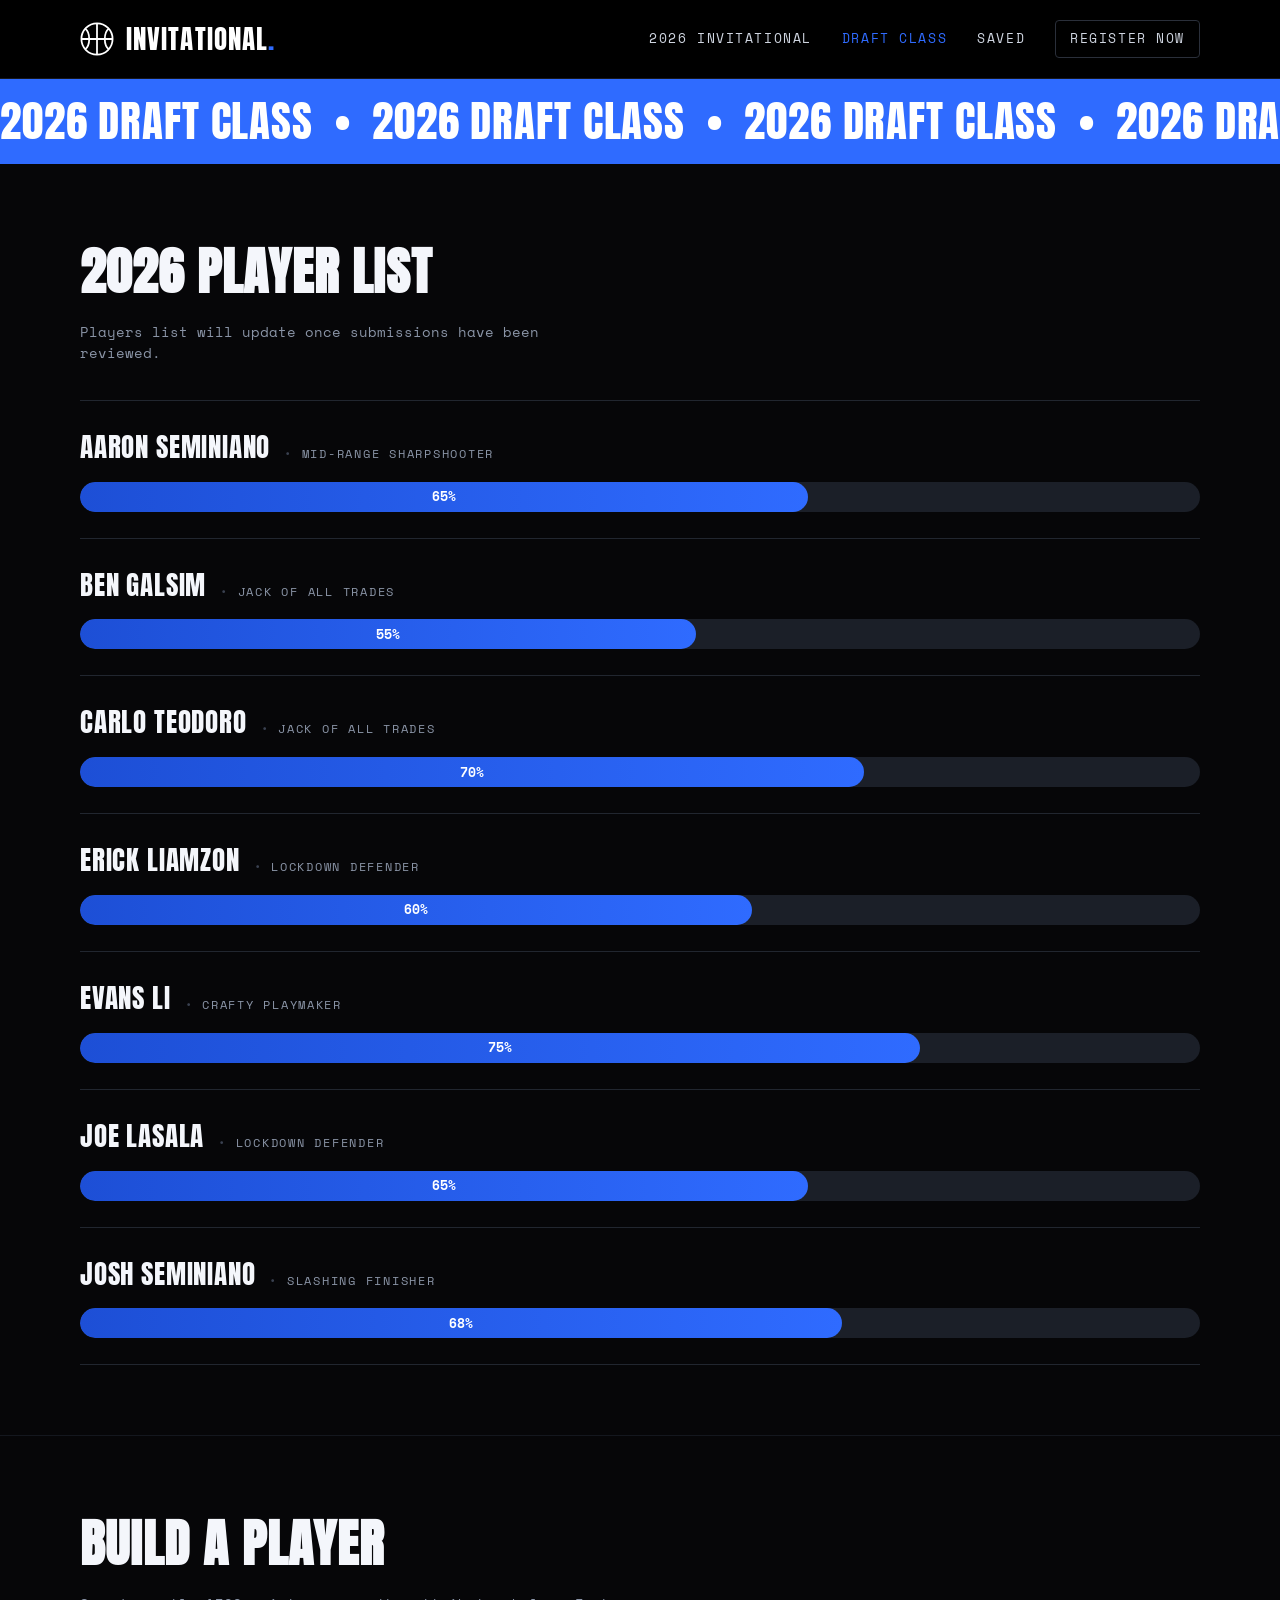
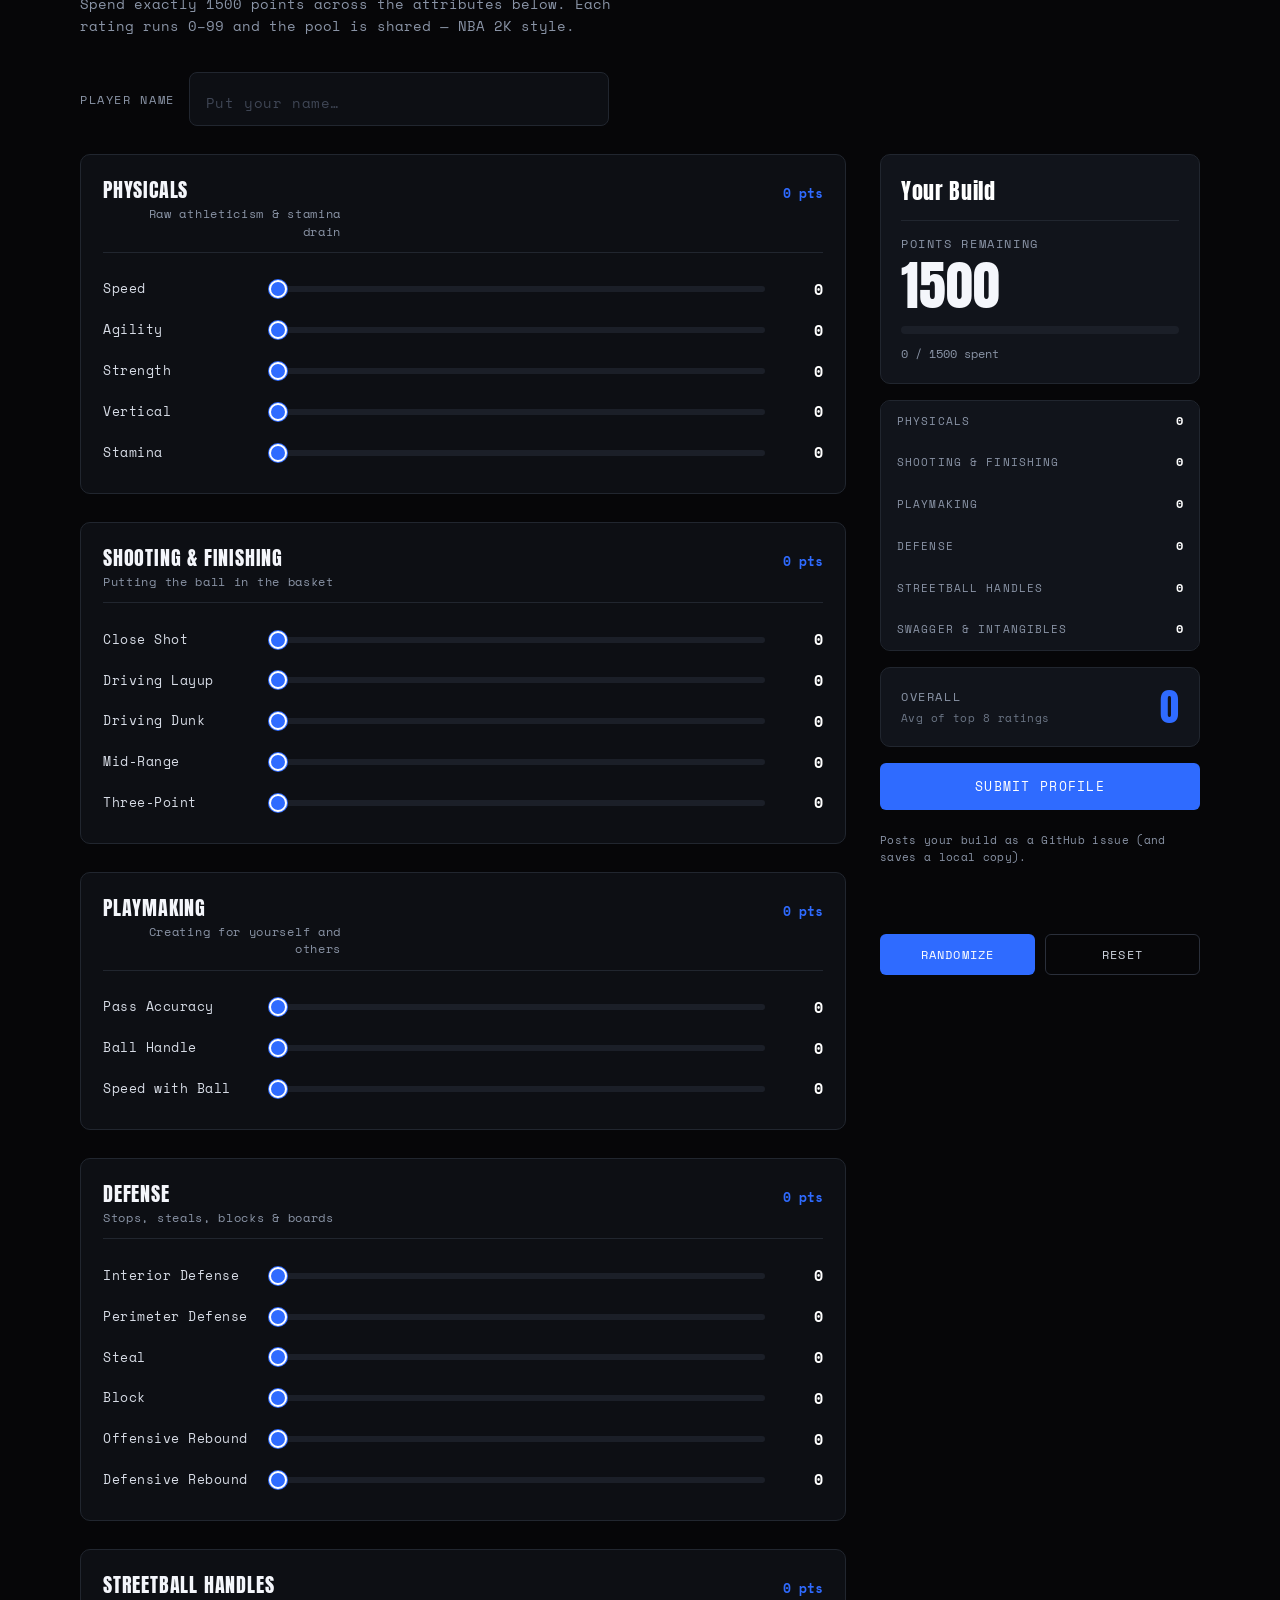
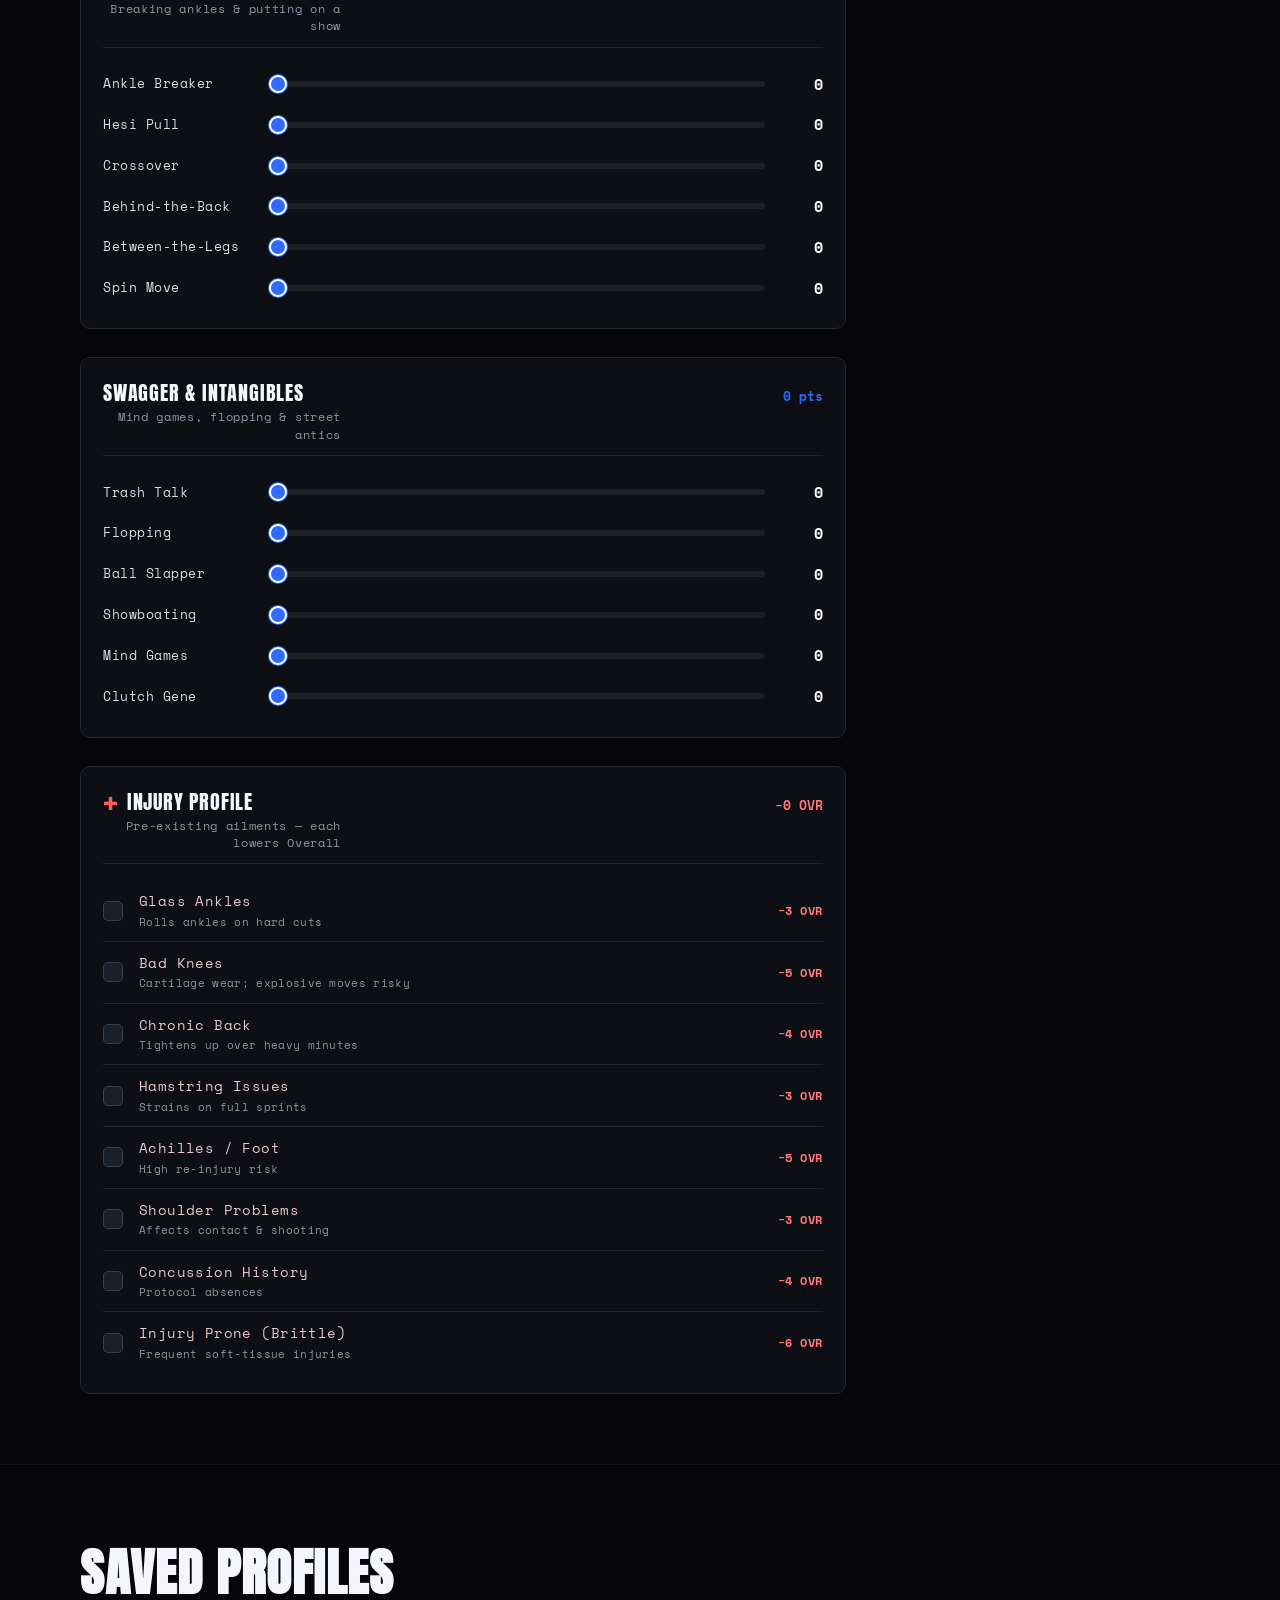
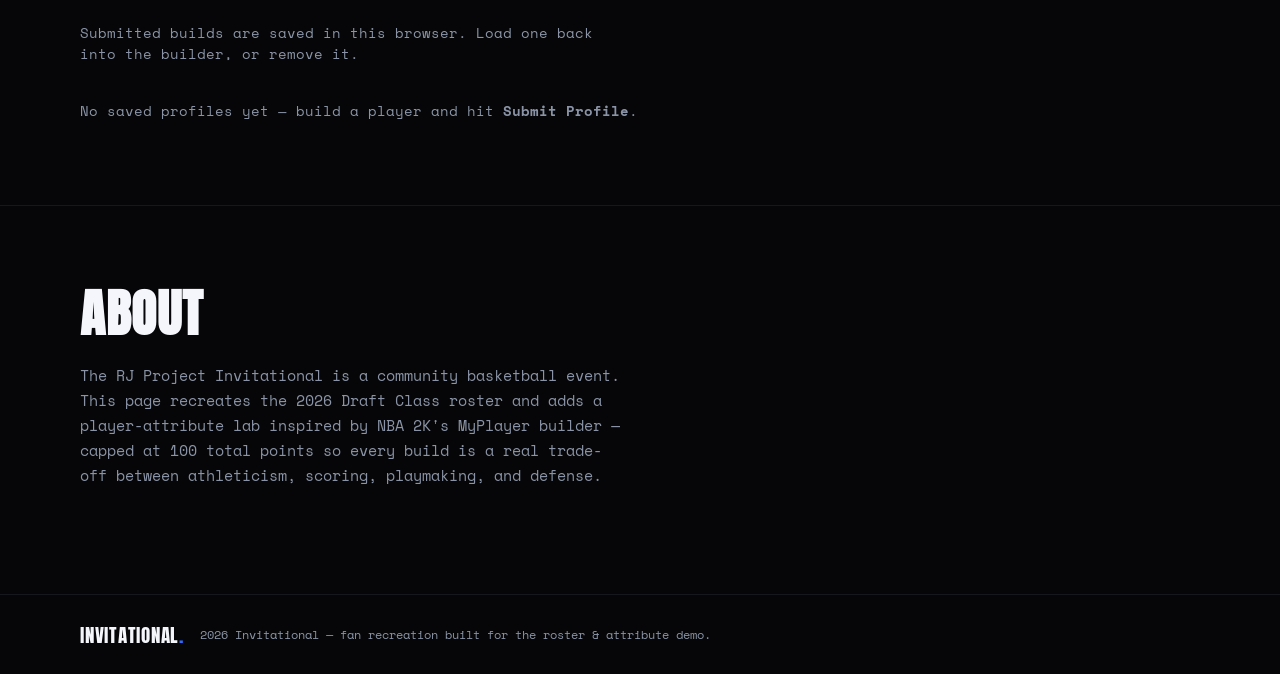
<file: roster.html>
<!DOCTYPE html>
<html lang="en">
<head>
  <meta charset="UTF-8" />
  <meta name="viewport" content="width=device-width, initial-scale=1.0" />
  <title>2026 Draft Class — The RJ Project Invitational</title>
  <link rel="preconnect" href="https://fonts.googleapis.com" />
  <link rel="preconnect" href="https://fonts.gstatic.com" crossorigin />
  <link href="https://fonts.googleapis.com/css2?family=Anton&family=Space+Mono:wght@400;700&display=swap" rel="stylesheet" />
  <link rel="stylesheet" href="styles.css" />
</head>
<body>
  <!-- HEADER -->
  <header class="site-header">
    <div class="header-inner">
      <a class="brand" href="#top" aria-label="Invitational home">
        <span class="brand-logo" aria-hidden="true">
          <svg viewBox="0 0 48 48" width="34" height="34">
            <circle cx="24" cy="24" r="22" fill="none" stroke="#fff" stroke-width="2.5"/>
            <path d="M24 2v44M2 24h44M7 9c8 6 8 24 0 30M41 9c-8 6-8 24 0 30" fill="none" stroke="#fff" stroke-width="2.5"/>
          </svg>
        </span>
        <span class="brand-text">INVITATIONAL<span class="dot">.</span></span>
      </a>
      <nav class="site-nav">
        <a href="#top">2026 Invitational</a>
        <a href="#roster" class="active">Draft Class</a>
        <a href="#saved">Saved</a>
        <a href="#builder" class="nav-cta">Register Now</a>
      </nav>
    </div>
  </header>

  <!-- MARQUEE -->
  <div class="marquee" id="top" aria-hidden="true">
    <div class="marquee-track">
      <span>2026 DRAFT CLASS&nbsp;&nbsp;•&nbsp;&nbsp;2026 DRAFT CLASS&nbsp;&nbsp;•&nbsp;&nbsp;2026 DRAFT CLASS&nbsp;&nbsp;•&nbsp;&nbsp;2026 DRAFT CLASS&nbsp;&nbsp;•&nbsp;&nbsp;</span>
      <span>2026 DRAFT CLASS&nbsp;&nbsp;•&nbsp;&nbsp;2026 DRAFT CLASS&nbsp;&nbsp;•&nbsp;&nbsp;2026 DRAFT CLASS&nbsp;&nbsp;•&nbsp;&nbsp;2026 DRAFT CLASS&nbsp;&nbsp;•&nbsp;&nbsp;</span>
    </div>
  </div>

  <main>
    <!-- ROSTER -->
    <section id="roster" class="section">
      <div class="wrap">
        <h1 class="page-title">2026 Player List</h1>
        <p class="page-sub">Players list will update once submissions have been reviewed.</p>
        <div class="roster" id="rosterList"><!-- filled by JS --></div>
      </div>
    </section>

    <!-- ATTRIBUTE BUILDER -->
    <section id="builder" class="section section-divider">
      <div class="wrap">
        <h1 class="page-title">Build a Player</h1>
        <p class="page-sub">
          Spend exactly 1500 points across the attributes below. Each rating runs 0&ndash;99
          and the pool is shared — NBA&nbsp;2K style.
        </p>

        <div class="name-row">
          <label for="playerName">Player Name</label>
          <input type="text" id="playerName" maxlength="24" autocomplete="off"
                 spellcheck="false" placeholder="Put your name…" />
        </div>

        <div class="builder">
          <!-- attribute categories -->
          <div class="attributes" id="attributes"><!-- filled by JS --></div>

          <!-- sticky summary -->
          <aside class="summary" id="summary">
            <div class="summary-card">
              <p class="build-name" id="buildName">Your Build</p>
              <p class="summary-label">Points Remaining</p>
              <p class="summary-value" id="pointsRemaining">1500</p>
              <div class="summary-bar"><span id="pointsBar"></span></div>
              <p class="summary-spent"><span id="pointsSpent">0</span> / 1500 spent</p>
            </div>

            <ul class="cat-totals" id="catTotals"><!-- filled by JS --></ul>

            <div class="overall-card">
              <div class="overall-meta">
                <span class="overall-label">Overall</span>
                <span class="overall-note" id="overallNote">Fully healthy</span>
              </div>
              <span class="overall-value" id="overallValue">0</span>
            </div>

            <button type="button" class="btn btn-submit" id="submitBtn">Submit Profile</button>
            <p class="submit-hint">Posts your build as a GitHub issue (and saves a local copy).</p>
            <p class="submit-status" id="submitStatus" role="status" aria-live="polite"></p>

            <div class="summary-actions">
              <button type="button" class="btn" id="randomizeBtn">Randomize</button>
              <button type="button" class="btn btn-outline" id="resetBtn">Reset</button>
            </div>
          </aside>
        </div>
      </div>
    </section>

    <!-- SAVED PROFILES -->
    <section id="saved" class="section section-divider">
      <div class="wrap">
        <h1 class="page-title">Saved Profiles</h1>
        <p class="page-sub">
          Submitted builds are saved in this browser. Load one back into the builder, or remove it.
        </p>
        <p class="saved-empty" id="savedEmpty">
          No saved profiles yet — build a player and hit <strong>Submit Profile</strong>.
        </p>
        <ul class="saved-list" id="savedList"><!-- filled by JS --></ul>
      </div>
    </section>

    <!-- ABOUT -->
    <section id="about" class="section section-divider">
      <div class="wrap about">
        <h1 class="page-title">About</h1>
        <p class="page-sub">
          The RJ Project Invitational is a community basketball event. This page recreates the
          2026 Draft Class roster and adds a player-attribute lab inspired by NBA&nbsp;2K's
          MyPlayer builder — capped at 100 total points so every build is a real trade-off
          between athleticism, scoring, playmaking, and defense.
        </p>
      </div>
    </section>
  </main>

  <footer class="site-footer">
    <div class="wrap">
      <span class="brand-text small">INVITATIONAL<span class="dot">.</span></span>
      <p>2026 Invitational — fan recreation built for the roster &amp; attribute demo.</p>
    </div>
  </footer>

  <script src="builder.js"></script>
</body>
</html>
</file>
<file: styles.css>
/* ===== The RJ Project Invitational — 2026 Draft Class ===== */
:root {
  --bg:        #060608;
  --bg-soft:   #0d0f14;
  --card:      #11141b;
  --card-2:    #161a23;
  --line:      #21262f;
  --track:     #1b1f28;
  --text:      #f4f6fb;
  --muted:     #8a94a6;
  --blue:      #2f6bff;
  --blue-dim:  #1d4fd6;
  --display:   "Anton", "Arial Narrow", "Oswald", sans-serif;
  --mono:      "Space Mono", ui-monospace, "SFMono-Regular", Menlo, monospace;
}

* { box-sizing: border-box; }

html { scroll-behavior: smooth; }

body {
  margin: 0;
  background: var(--bg);
  color: var(--text);
  font-family: var(--mono);
  -webkit-font-smoothing: antialiased;
  line-height: 1.5;
}

.wrap { width: min(1120px, 92%); margin: 0 auto; }

/* ---------- Header ---------- */
.site-header {
  position: sticky; top: 0; z-index: 50;
  background: #000;
  border-bottom: 1px solid #15171d;
}
.header-inner {
  width: min(1120px, 92%); margin: 0 auto;
  display: flex; align-items: center; justify-content: space-between;
  height: 78px;
}
.brand { display: flex; align-items: center; gap: 12px; text-decoration: none; color: #fff; }
.brand-logo { display: inline-flex; }
.brand-text {
  font-family: var(--display);
  font-size: 1.7rem; letter-spacing: .04em; line-height: 1;
}
.brand-text.small { font-size: 1.2rem; }
.dot { color: var(--blue); }

.site-nav { display: flex; align-items: center; gap: 30px; }
.site-nav a {
  font-family: var(--mono);
  font-size: .82rem; letter-spacing: .12em; text-transform: uppercase;
  color: #cfd5e0; text-decoration: none; transition: color .15s;
}
.site-nav a:hover { color: #fff; }
.site-nav a.active { color: var(--blue); }
.nav-cta {
  border: 1px solid #2a2f3a; padding: 8px 14px; border-radius: 4px;
}
.nav-cta:hover { border-color: var(--blue); color: var(--blue) !important; }

/* ---------- Marquee ---------- */
.marquee {
  background: var(--blue);
  overflow: hidden; white-space: nowrap;
  padding: 10px 0;
}
.marquee-track {
  display: inline-flex; will-change: transform;
  animation: scroll 26s linear infinite;
}
.marquee-track span {
  font-family: var(--display);
  font-size: 2.7rem; letter-spacing: .02em; color: #fff;
  padding-right: .25em;
}
@keyframes scroll { from { transform: translateX(0); } to { transform: translateX(-50%); } }
@media (prefers-reduced-motion: reduce) { .marquee-track { animation: none; } }

/* ---------- Sections ---------- */
.section { padding: 70px 0; }
.section-divider { border-top: 1px solid #14171e; }
.page-title {
  font-family: var(--display);
  font-size: clamp(2.2rem, 5vw, 3.2rem);
  letter-spacing: .02em; margin: 0 0 10px; text-transform: uppercase;
}
.page-sub { color: var(--muted); font-size: .9rem; margin: 0 0 36px; max-width: 60ch; }

/* ---------- Roster list ---------- */
.roster { display: flex; flex-direction: column; }
.player {
  padding: 26px 0; border-top: 1px solid var(--line);
}
.player:last-child { border-bottom: 1px solid var(--line); }
.player-head {
  display: flex; align-items: baseline; gap: 14px; flex-wrap: wrap; margin-bottom: 14px;
}
.player-name {
  font-family: var(--display);
  font-size: 1.7rem; letter-spacing: .03em; text-transform: uppercase;
}
.player-tag {
  font-family: var(--mono); font-size: .78rem; letter-spacing: .14em;
  text-transform: uppercase; color: var(--muted);
}
.player-tag::before { content: "•  "; color: #3a4150; }

.bar {
  position: relative; height: 30px; border-radius: 999px;
  background: var(--track); overflow: hidden;
}
.bar-fill {
  height: 100%; border-radius: 999px;
  background: linear-gradient(90deg, var(--blue-dim), var(--blue));
  display: flex; align-items: center; justify-content: center;
  min-width: 42px;
  transition: width .9s cubic-bezier(.22,.61,.36,1);
}
.bar-fill span {
  font-family: var(--mono); font-weight: 700; font-size: .8rem; color: #fff;
}

/* ---------- Name field ---------- */
.name-row {
  display: flex; align-items: center; gap: 14px; flex-wrap: wrap;
  margin: 0 0 28px;
}
.name-row label {
  font-size: .72rem; letter-spacing: .14em; text-transform: uppercase; color: var(--muted);
}
.name-row input {
  flex: 1; min-width: 200px; max-width: 420px;
  background: var(--bg-soft); border: 1px solid var(--line); border-radius: 8px;
  color: var(--text); font-family: var(--display); font-size: 1.35rem;
  letter-spacing: .03em; padding: 10px 16px; outline: none;
  transition: border-color .15s;
}
.name-row input::placeholder { color: #3f4655; font-family: var(--mono); font-size: .9rem; letter-spacing: .04em; }
.name-row input:focus { border-color: var(--blue); }

.build-name {
  font-family: var(--display); font-size: 1.35rem; letter-spacing: .03em;
  margin: 0 0 14px; padding-bottom: 12px; border-bottom: 1px solid var(--line);
  color: #fff; overflow-wrap: anywhere;
}

/* ---------- Builder layout ---------- */
.builder {
  display: grid; grid-template-columns: 1fr 320px; gap: 34px; align-items: start;
}
@media (max-width: 880px) { .builder { grid-template-columns: 1fr; } }

.attributes { display: flex; flex-direction: column; gap: 28px; }
.cat {
  background: var(--bg-soft); border: 1px solid var(--line);
  border-radius: 10px; padding: 20px 22px;
}
.cat-head {
  display: flex; align-items: baseline; justify-content: space-between;
  margin-bottom: 16px; padding-bottom: 12px; border-bottom: 1px solid var(--line);
}
.cat-name {
  font-family: var(--display); font-size: 1.25rem;
  letter-spacing: .04em; text-transform: uppercase;
}
.cat-sub { font-size: .72rem; color: var(--muted); letter-spacing: .06em; max-width: 34ch; text-align: right; }
.cat-points {
  font-family: var(--mono); font-weight: 700; font-size: .8rem; color: var(--blue);
  white-space: nowrap;
}

/* attribute row */
.attr { display: grid; grid-template-columns: 150px 1fr 46px; align-items: center; gap: 14px; padding: 9px 0; }
.attr-name { font-size: .82rem; letter-spacing: .04em; color: #d7dce6; }
.attr-value {
  font-family: var(--mono); font-weight: 700; font-size: .95rem;
  text-align: right; color: #fff; min-width: 34px;
}
@media (max-width: 520px) {
  .attr { grid-template-columns: 1fr 46px; grid-template-rows: auto auto; }
  .attr-name { grid-column: 1 / 2; }
  .attr-value { grid-column: 2 / 3; grid-row: 1; }
  .attr input[type=range] { grid-column: 1 / 3; }
}

/* range slider */
input[type=range] {
  -webkit-appearance: none; appearance: none; width: 100%; height: 6px;
  border-radius: 999px; background: var(--track); cursor: pointer; outline: none;
}
input[type=range]::-webkit-slider-thumb {
  -webkit-appearance: none; appearance: none;
  width: 18px; height: 18px; border-radius: 50%;
  background: var(--blue); border: 2px solid #fff; box-shadow: 0 0 0 1px var(--blue);
}
input[type=range]::-moz-range-thumb {
  width: 16px; height: 16px; border-radius: 50%;
  background: var(--blue); border: 2px solid #fff;
}
input[type=range]:focus-visible::-webkit-slider-thumb { box-shadow: 0 0 0 3px rgba(47,107,255,.5); }

/* ---------- Summary panel ---------- */
.summary { position: sticky; top: 96px; display: flex; flex-direction: column; gap: 16px; }
.summary-card, .overall-card {
  background: var(--card); border: 1px solid var(--line); border-radius: 10px; padding: 20px;
}
.summary-label { font-size: .72rem; letter-spacing: .14em; text-transform: uppercase; color: var(--muted); margin: 0; }
.summary-value {
  font-family: var(--display); font-size: 3.4rem; line-height: 1; margin: 6px 0 14px;
}
.summary-value.over { color: #ff5b5b; }
.summary-value.exact { color: var(--blue); }
.summary-bar { height: 8px; border-radius: 999px; background: var(--track); overflow: hidden; }
.summary-bar span {
  display: block; height: 100%; width: 0;
  background: linear-gradient(90deg, var(--blue-dim), var(--blue));
  transition: width .25s ease;
}
.summary-bar.over span { background: #ff5b5b; }
.summary-spent { font-size: .76rem; color: var(--muted); margin: 10px 0 0; }

.cat-totals { list-style: none; margin: 0; padding: 0; display: flex; flex-direction: column; gap: 1px;
  background: var(--card); border: 1px solid var(--line); border-radius: 10px; overflow: hidden; }
.cat-totals li {
  display: flex; justify-content: space-between; align-items: center;
  padding: 11px 16px; background: var(--card); font-size: .78rem; letter-spacing: .04em;
}
.cat-totals li span:first-child { color: var(--muted); text-transform: uppercase; letter-spacing: .1em; font-size: .7rem; }
.cat-totals li b { font-family: var(--mono); color: #fff; }

.overall-card { display: flex; align-items: center; justify-content: space-between; gap: 12px; }
.overall-meta { display: flex; flex-direction: column; gap: 4px; }
.overall-label { font-size: .72rem; letter-spacing: .14em; text-transform: uppercase; color: var(--muted); }
.overall-note { font-size: .68rem; letter-spacing: .04em; color: #6b7585; }
.overall-value { font-family: var(--display); font-size: 2.4rem; line-height: 1; color: var(--blue); }
.overall-value.hurt { color: #ff5b5b; }

/* ---------- Injury panel ---------- */
.injury-cat .cat-name::before { content: "\271A"; color: #ff5b5b; margin-right: 8px; font-size: .9em; }
.injury-total { color: #ff7a7a !important; }
.injury {
  display: grid; grid-template-columns: 22px 1fr auto; align-items: center; gap: 14px;
  padding: 11px 0; cursor: pointer; border-top: 1px solid var(--line);
}
.injury:first-of-type { border-top: none; }
.injury input[type="checkbox"] { position: absolute; opacity: 0; width: 0; height: 0; }
.injury-box {
  width: 20px; height: 20px; border-radius: 5px;
  border: 1px solid #39414f; background: var(--track);
  display: inline-flex; align-items: center; justify-content: center;
  transition: background .15s, border-color .15s;
}
.injury input:checked + .injury-box { background: #ff5b5b; border-color: #ff5b5b; }
.injury input:checked + .injury-box::after {
  content: "\2713"; color: #fff; font-size: .8rem; font-weight: 700; line-height: 1;
}
.injury input:focus-visible + .injury-box { box-shadow: 0 0 0 3px rgba(255,91,91,.4); }
.injury-info { display: flex; flex-direction: column; gap: 2px; }
.injury-name { font-size: .85rem; letter-spacing: .03em; color: #e6c9c9; }
.injury input:checked ~ .injury-info .injury-name { color: #ff9b9b; }
.injury-note { font-size: .68rem; color: var(--muted); letter-spacing: .03em; }
.injury-pen {
  font-family: var(--mono); font-weight: 700; font-size: .72rem;
  letter-spacing: .05em; color: #ff7a7a; white-space: nowrap;
}

.summary-actions { display: flex; gap: 10px; }
.btn {
  flex: 1; font-family: var(--mono); font-size: .74rem; letter-spacing: .1em; text-transform: uppercase;
  padding: 11px 12px; border-radius: 6px; border: 1px solid transparent;
  background: var(--blue); color: #fff; cursor: pointer; transition: background .15s, border-color .15s;
}
.btn:hover { background: var(--blue-dim); }
.btn-outline { background: transparent; border-color: #2a2f3a; color: #cfd5e0; }
.btn-outline:hover { background: var(--card-2); border-color: var(--blue); color: #fff; }

/* ---------- Submit + saved profiles ---------- */
.btn-submit {
  width: 100%; margin-bottom: 10px; padding: 13px 12px; font-size: .8rem;
  background: var(--blue); color: #fff;
}
.btn-submit:hover { background: var(--blue-dim); }
.btn-sm { flex: 0 0 auto; padding: 7px 12px; font-size: .68rem; }
.submit-hint { margin: -4px 0 10px; font-size: .68rem; color: var(--muted); letter-spacing: .03em; }

.submit-status { min-height: 1.1em; margin: 0 0 14px; font-size: .74rem; letter-spacing: .03em; color: var(--muted); }
.submit-status.ok { color: #57d98a; }
.submit-status.warn { color: #ff9b5b; }
.submit-link { color: var(--blue); text-decoration: underline; font-weight: 700; }
.submit-link:hover { color: #fff; }

.saved-empty { color: var(--muted); font-size: .85rem; }
.saved-list { list-style: none; margin: 0; padding: 0; display: flex; flex-direction: column; gap: 10px; }
.saved-item {
  display: flex; align-items: center; gap: 16px;
  background: var(--bg-soft); border: 1px solid var(--line); border-radius: 10px;
  padding: 14px 18px;
}
.saved-ovr {
  font-family: var(--display); font-size: 1.9rem; line-height: 1; color: var(--blue);
  min-width: 52px; text-align: center;
}
.saved-info { display: flex; flex-direction: column; gap: 3px; flex: 1; min-width: 0; }
.saved-name {
  font-family: var(--display); font-size: 1.25rem; letter-spacing: .03em;
  overflow: hidden; text-overflow: ellipsis; white-space: nowrap;
}
.saved-meta { font-size: .72rem; color: var(--muted); letter-spacing: .04em; }
.saved-actions { display: flex; gap: 8px; flex-shrink: 0; }
@media (max-width: 520px) {
  .saved-item { flex-wrap: wrap; }
  .saved-actions { width: 100%; }
  .saved-actions .btn { flex: 1; }
}

/* ---------- About / footer ---------- */
.about .page-sub { font-size: .92rem; line-height: 1.7; }
.site-footer { border-top: 1px solid #14171e; padding: 30px 0; }
.site-footer .wrap { display: flex; align-items: center; gap: 16px; flex-wrap: wrap; }
.site-footer p { color: var(--muted); font-size: .76rem; margin: 0; }
</file>
